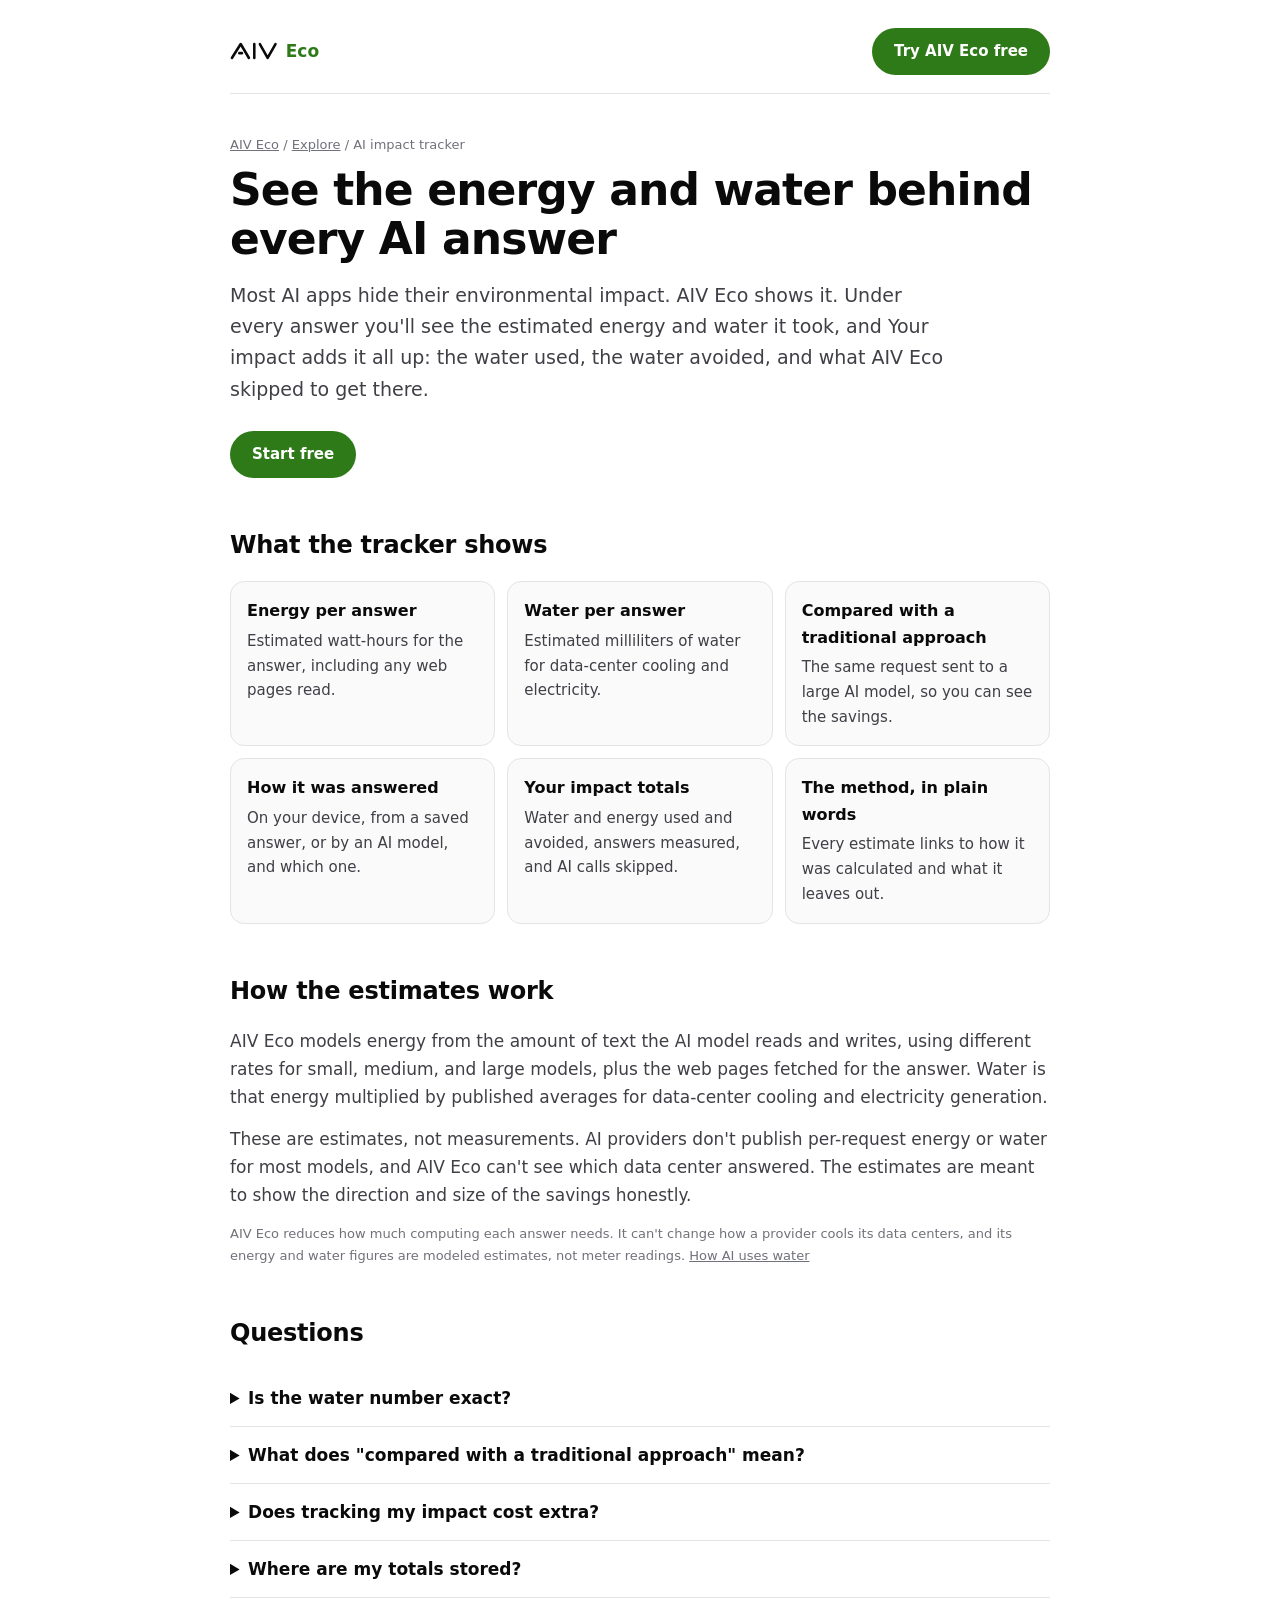
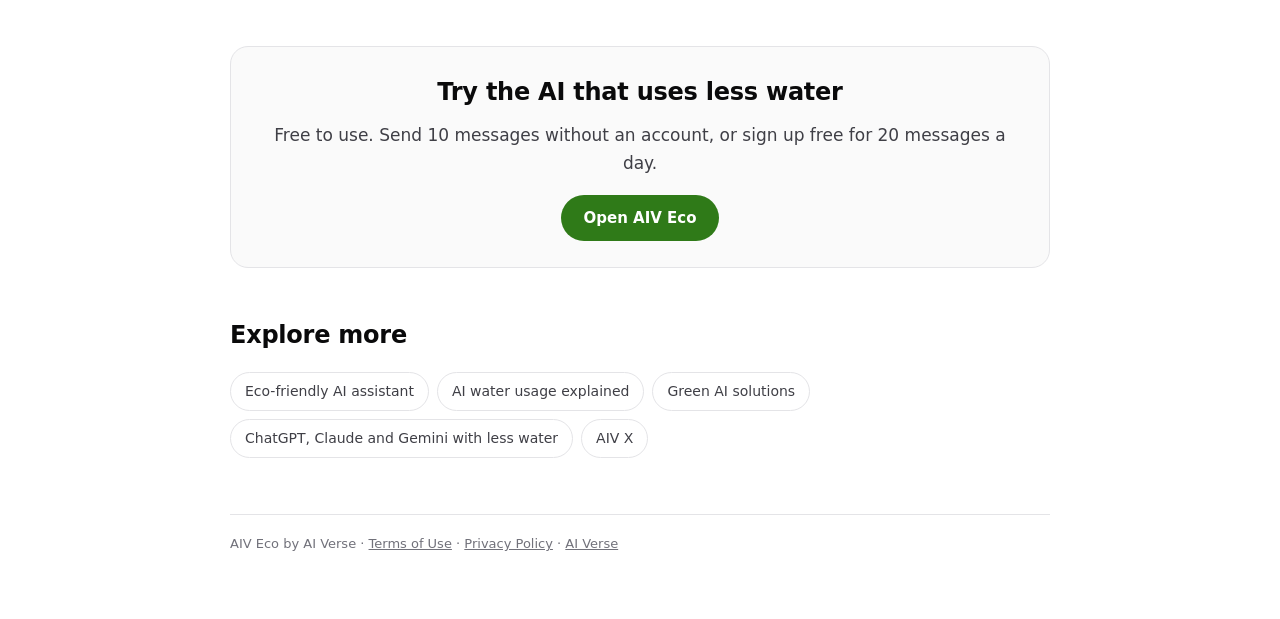
<file: ai-environmental-impact-tracker.html>
<!DOCTYPE html>
<html lang="en">
<head>
<meta charset="UTF-8">
<meta name="viewport" content="width=device-width, initial-scale=1.0">
<title>AI Energy and Water Usage Tracker for Every Answer | AIV Eco</title>
<meta name="description" content="See the environmental impact of your AI use. AIV Eco shows estimated energy and water usage on every answer and tracks how much water and energy you&#x27;ve saved.">
<link rel="canonical" href="https://aiv-eco.com/ai-environmental-impact-tracker.html">
<meta name="robots" content="index, follow, max-image-preview:large">
<meta property="og:type" content="website"><meta property="og:site_name" content="AIV Eco">
<meta property="og:title" content="AI Energy and Water Usage Tracker for Every Answer | AIV Eco"><meta property="og:description" content="See the environmental impact of your AI use. AIV Eco shows estimated energy and water usage on every answer and tracks how much water and energy you&#x27;ve saved.">
<meta property="og:url" content="https://aiv-eco.com/ai-environmental-impact-tracker.html"><meta property="og:image" content="https://aiv-eco.com/og-image.png"><meta property="og:image:alt" content="AIV Eco: the AI that uses less water">
<meta name="twitter:card" content="summary_large_image"><meta name="twitter:title" content="AI Energy and Water Usage Tracker for Every Answer | AIV Eco"><meta name="twitter:description" content="See the environmental impact of your AI use. AIV Eco shows estimated energy and water usage on every answer and tracks how much water and energy you&#x27;ve saved."><meta name="twitter:image" content="https://aiv-eco.com/og-image.png">
<meta name="theme-color" content="#0a6873">
<link rel="icon" href="https://aiv-x.com/favicon.ico" sizes="any"><link rel="icon" href="https://aiv-x.com/icon.svg" type="image/svg+xml"><link rel="apple-touch-icon" href="https://aiv-x.com/apple-touch-icon.png">
<link rel="stylesheet" href="seo.css">
<script type="application/ld+json">{"@context": "https://schema.org", "@graph": [{"@type": "WebPage", "@id": "https://aiv-eco.com/ai-environmental-impact-tracker.html#page", "url": "https://aiv-eco.com/ai-environmental-impact-tracker.html", "name": "AI Energy and Water Usage Tracker for Every Answer | AIV Eco", "description": "See the environmental impact of your AI use. AIV Eco shows estimated energy and water usage on every answer and tracks how much water and energy you've saved.", "inLanguage": "en", "isPartOf": {"@id": "https://aiv-eco.com/#site"}, "about": {"@id": "https://aiv-eco.com/#app"}, "primaryImageOfPage": "https://aiv-eco.com/og-image.png", "dateModified": "2026-11-12"}, {"@type": "BreadcrumbList", "itemListElement": [{"@type": "ListItem", "position": 1, "name": "AIV Eco", "item": "https://aiv-eco.com/"}, {"@type": "ListItem", "position": 2, "name": "Explore", "item": "https://aiv-eco.com/explore.html"}, {"@type": "ListItem", "position": 3, "name": "AI impact tracker", "item": "https://aiv-eco.com/ai-environmental-impact-tracker.html"}]}, {"@type": "FAQPage", "mainEntity": [{"@type": "Question", "name": "Is the water number exact?", "acceptedAnswer": {"@type": "Answer", "text": "No. It's a modeled estimate. Real water usage depends on the provider, the data center, its cooling system, and the local power grid."}}, {"@type": "Question", "name": "What does \"compared with a traditional approach\" mean?", "acceptedAnswer": {"@type": "Answer", "text": "It's the same request sent with the full context to a large AI model. For answers that use the web, it also assumes every page is fully loaded and more text is read."}}, {"@type": "Question", "name": "Does tracking my impact cost extra?", "acceptedAnswer": {"@type": "Answer", "text": "No. The tracker is part of every answer and is free."}}, {"@type": "Question", "name": "Where are my totals stored?", "acceptedAnswer": {"@type": "Answer", "text": "Your impact totals are kept in your browser on this device."}}]}, {"@type": "WebApplication", "@id": "https://aiv-eco.com/#app", "name": "AIV Eco", "url": "https://aiv-eco.com/", "applicationCategory": "ProductivityApplication", "operatingSystem": "Web browser", "isAccessibleForFree": true, "description": "AIV Eco is an eco-friendly AI assistant that uses less water and energy by skipping unnecessary AI work, and shows an estimated energy and water footprint on every answer.", "offers": {"@type": "Offer", "price": "0", "priceCurrency": "USD"}, "publisher": {"@type": "Organization", "name": "AI Verse", "url": "https://aiverse.it.com/"}}]}</script>
</head>
<body>
<div class="wrap">
<header><a class="brand" href="./" aria-label="AIV Eco"><svg viewBox="168 188 1044 394" aria-hidden="true"><g fill="none" stroke="currentColor" stroke-width="56" stroke-linecap="round" stroke-linejoin="round"><path d="M210 538L402 232L582 538"/><path d="M372 432L428 432"/><path d="M700 232V538"/><path d="M822 232L992 536L1164 232"/></g></svg><b>Eco</b></a><a class="cta" href="./">Try AIV Eco free</a></header>
<main>
<div class="crumbs"><a href="./">AIV Eco</a> / <a href="explore.html">Explore</a> / AI impact tracker</div>
<h1>See the energy and water behind every AI answer</h1>
<p class="lead">Most AI apps hide their environmental impact. AIV Eco shows it. Under every answer you&#x27;ll see the estimated energy and water it took, and Your impact adds it all up: the water used, the water avoided, and what AIV Eco skipped to get there.</p>
<a class="cta" href="./">Start free</a>
<h2>What the tracker shows</h2>
<div class="grid"><div class="card"><h3>Energy per answer</h3><p>Estimated watt-hours for the answer, including any web pages read.</p></div><div class="card"><h3>Water per answer</h3><p>Estimated milliliters of water for data-center cooling and electricity.</p></div><div class="card"><h3>Compared with a traditional approach</h3><p>The same request sent to a large AI model, so you can see the savings.</p></div><div class="card"><h3>How it was answered</h3><p>On your device, from a saved answer, or by an AI model, and which one.</p></div><div class="card"><h3>Your impact totals</h3><p>Water and energy used and avoided, answers measured, and AI calls skipped.</p></div><div class="card"><h3>The method, in plain words</h3><p>Every estimate links to how it was calculated and what it leaves out.</p></div></div>
<h2>How the estimates work</h2>
<p>AIV Eco models energy from the amount of text the AI model reads and writes, using different rates for small, medium, and large models, plus the web pages fetched for the answer. Water is that energy multiplied by published averages for data-center cooling and electricity generation.</p><p>These are estimates, not measurements. AI providers don't publish per-request energy or water for most models, and AIV Eco can't see which data center answered. The estimates are meant to show the direction and size of the savings honestly.</p><p class="fine">AIV Eco reduces how much computing each answer needs. It can't change how a provider cools its data centers, and its energy and water figures are modeled estimates, not meter readings. <a href="ai-water-usage.html">How AI uses water</a></p>
<h2>Questions</h2>
<details><summary>Is the water number exact?</summary><p>No. It&#x27;s a modeled estimate. Real water usage depends on the provider, the data center, its cooling system, and the local power grid.</p></details><details><summary>What does &quot;compared with a traditional approach&quot; mean?</summary><p>It&#x27;s the same request sent with the full context to a large AI model. For answers that use the web, it also assumes every page is fully loaded and more text is read.</p></details><details><summary>Does tracking my impact cost extra?</summary><p>No. The tracker is part of every answer and is free.</p></details><details><summary>Where are my totals stored?</summary><p>Your impact totals are kept in your browser on this device.</p></details>
<div class="band"><h2 style="margin:0">Try the AI that uses less water</h2><p>Free to use. Send 10 messages without an account, or sign up free for 20 messages a day.</p><a class="cta" href="./">Open AIV Eco</a></div>
<h2>Explore more</h2>
<nav class="related" aria-label="More about AIV Eco"><a href="eco-friendly-ai.html">Eco-friendly AI assistant</a><a href="ai-water-usage.html">AI water usage explained</a><a href="green-ai-solutions.html">Green AI solutions</a><a href="chatgpt-claude-gemini-with-less-water.html">ChatGPT, Claude and Gemini with less water</a><a href="https://aiv-x.com/">AIV X</a></nav>
</main>
<footer>AIV Eco by AI Verse · <a href="https://aiv-x.com/terms.html">Terms of Use</a> · <a href="https://aiv-x.com/privacy.html">Privacy Policy</a> · <a href="https://aiverse.it.com/">AI Verse</a></footer>
</div>
</body>
</html>
</file>
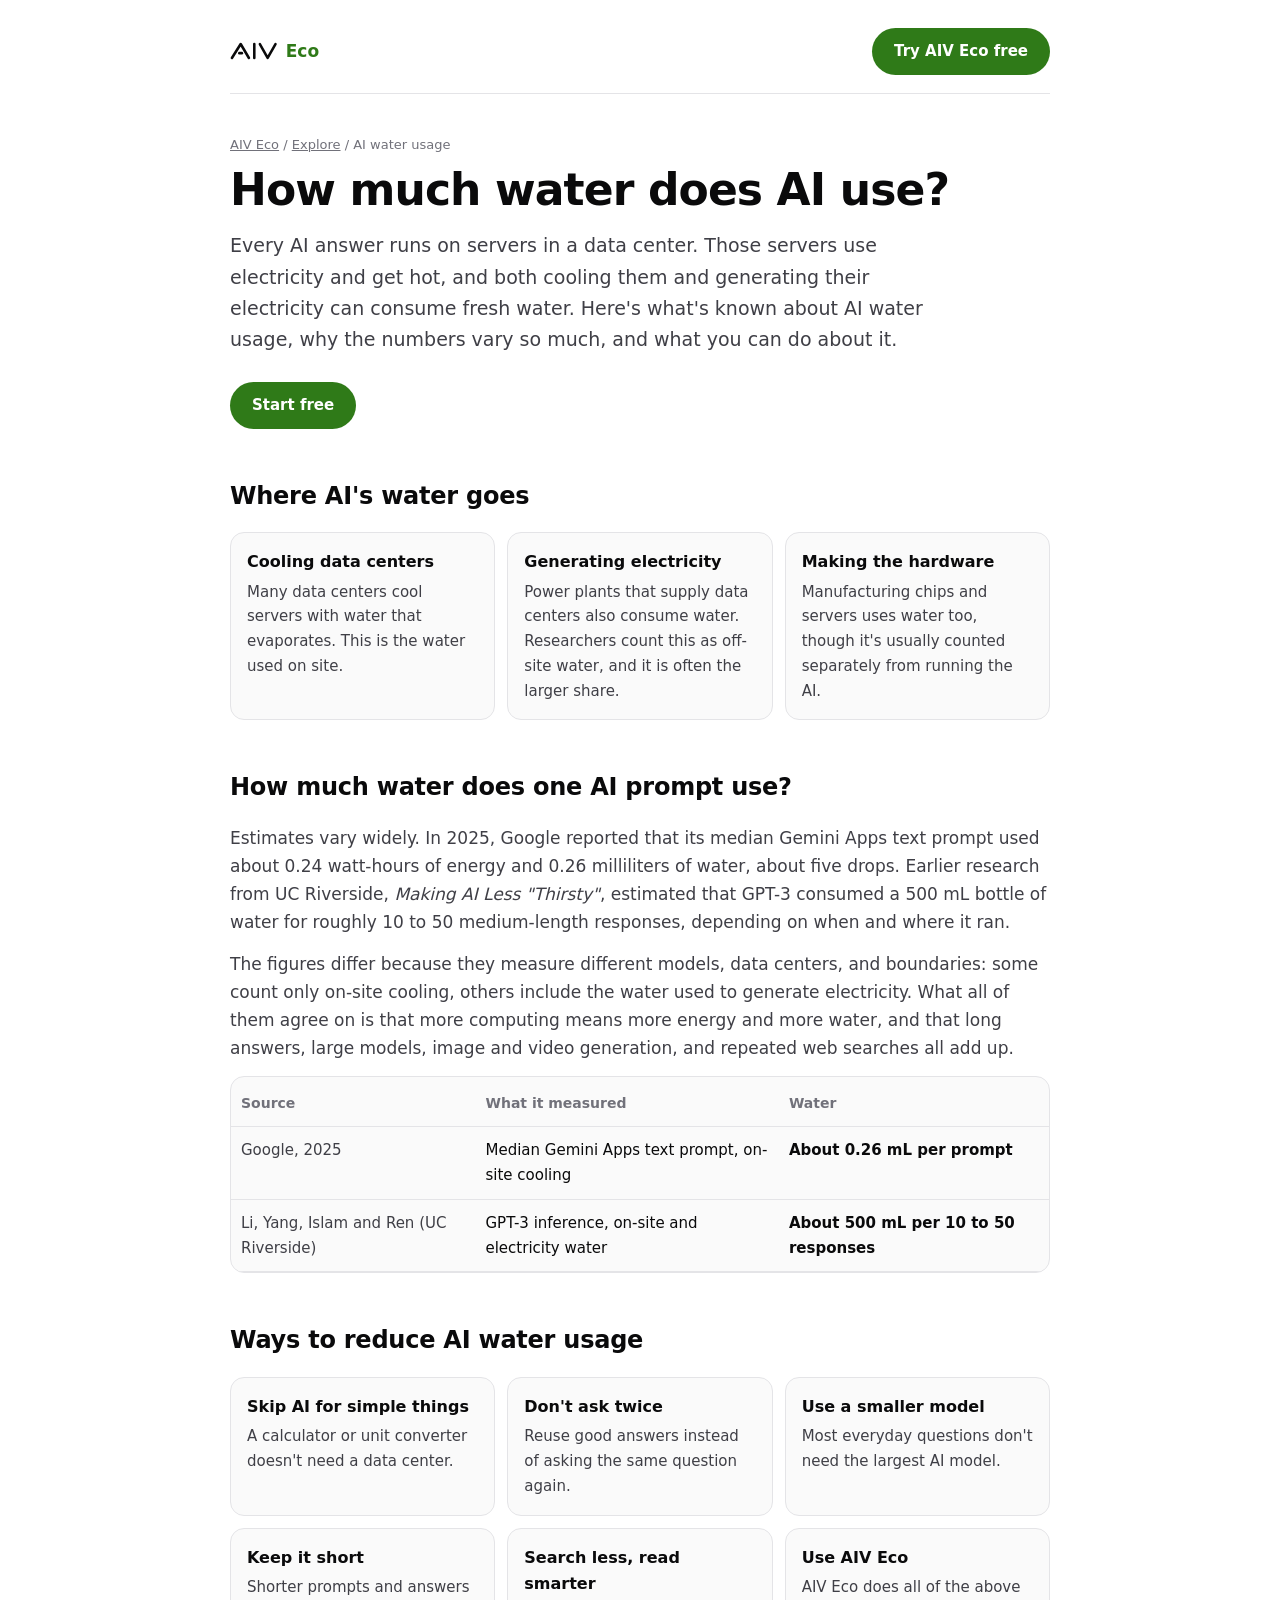
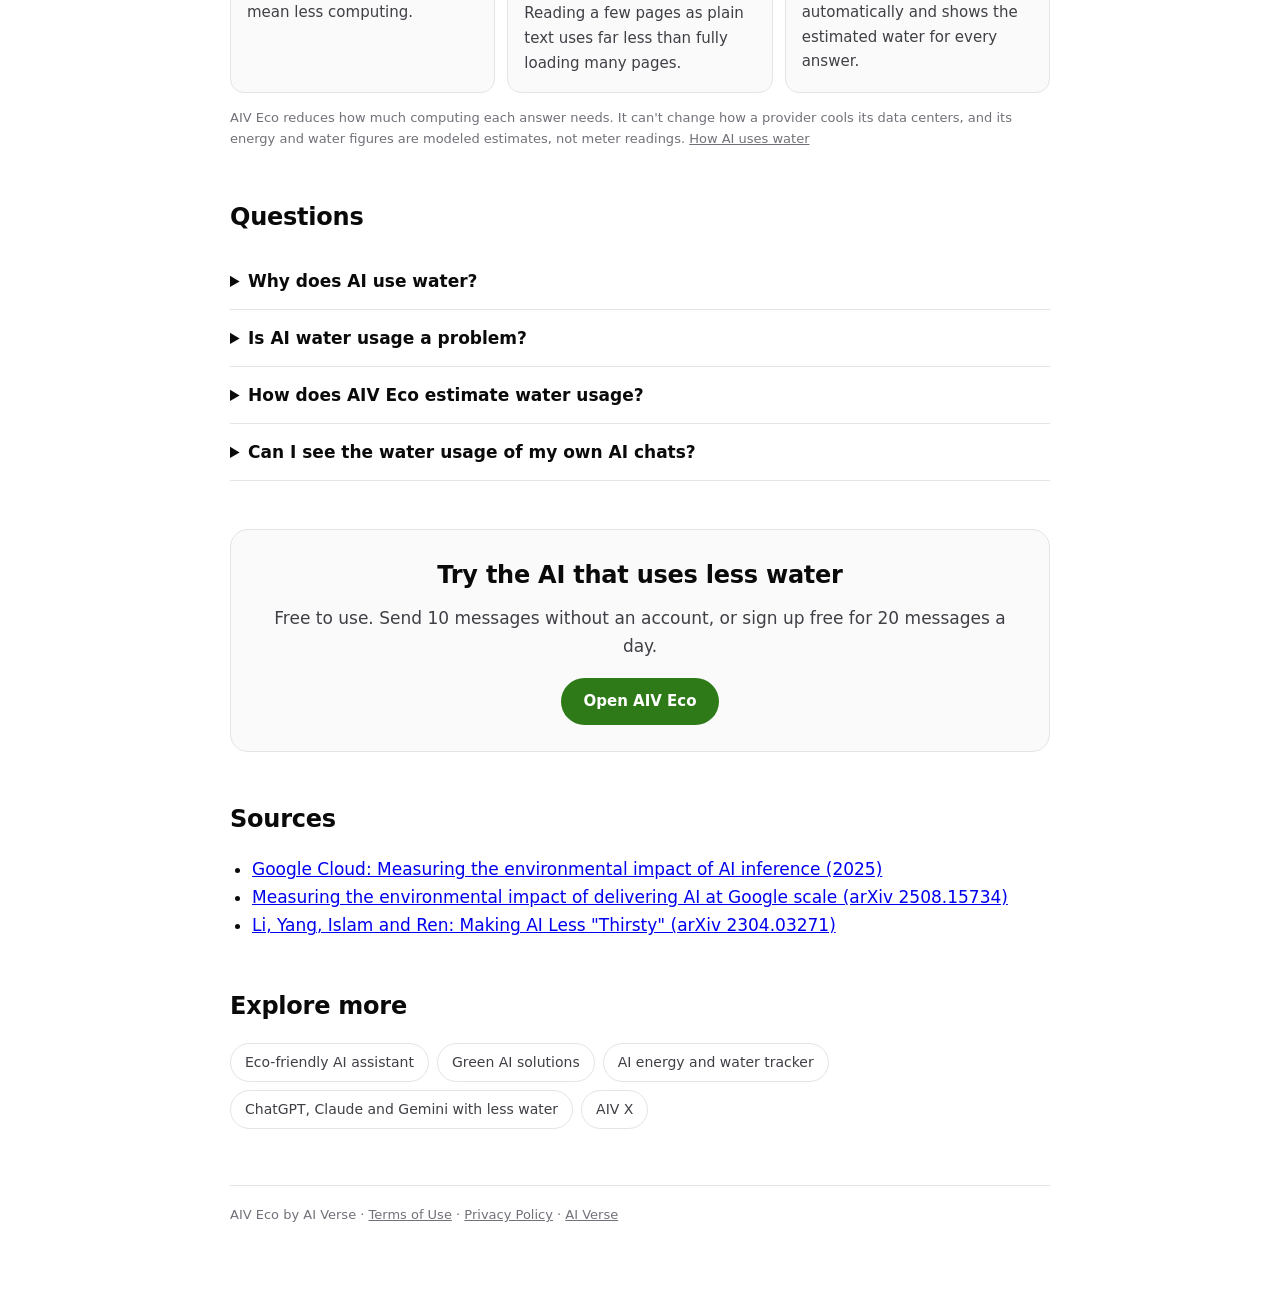
<file: ai-water-usage.html>
<!DOCTYPE html>
<html lang="en">
<head>
<meta charset="UTF-8">
<meta name="viewport" content="width=device-width, initial-scale=1.0">
<title>How Much Water Does AI Use? AI Water Usage Explained | AIV Eco</title>
<meta name="description" content="Why AI uses water, how much a single AI prompt may use, and practical ways to reduce AI&#x27;s water usage, including the eco-friendly AI assistant AIV Eco.">
<link rel="canonical" href="https://aiv-eco.com/ai-water-usage.html">
<meta name="robots" content="index, follow, max-image-preview:large">
<meta property="og:type" content="website"><meta property="og:site_name" content="AIV Eco">
<meta property="og:title" content="How Much Water Does AI Use? AI Water Usage Explained | AIV Eco"><meta property="og:description" content="Why AI uses water, how much a single AI prompt may use, and practical ways to reduce AI&#x27;s water usage, including the eco-friendly AI assistant AIV Eco.">
<meta property="og:url" content="https://aiv-eco.com/ai-water-usage.html"><meta property="og:image" content="https://aiv-eco.com/og-image.png"><meta property="og:image:alt" content="AIV Eco: the AI that uses less water">
<meta name="twitter:card" content="summary_large_image"><meta name="twitter:title" content="How Much Water Does AI Use? AI Water Usage Explained | AIV Eco"><meta name="twitter:description" content="Why AI uses water, how much a single AI prompt may use, and practical ways to reduce AI&#x27;s water usage, including the eco-friendly AI assistant AIV Eco."><meta name="twitter:image" content="https://aiv-eco.com/og-image.png">
<meta name="theme-color" content="#0a6873">
<link rel="icon" href="https://aiv-x.com/favicon.ico" sizes="any"><link rel="icon" href="https://aiv-x.com/icon.svg" type="image/svg+xml"><link rel="apple-touch-icon" href="https://aiv-x.com/apple-touch-icon.png">
<link rel="stylesheet" href="seo.css">
<script type="application/ld+json">{"@context": "https://schema.org", "@graph": [{"@type": "WebPage", "@id": "https://aiv-eco.com/ai-water-usage.html#page", "url": "https://aiv-eco.com/ai-water-usage.html", "name": "How Much Water Does AI Use? AI Water Usage Explained | AIV Eco", "description": "Why AI uses water, how much a single AI prompt may use, and practical ways to reduce AI's water usage, including the eco-friendly AI assistant AIV Eco.", "inLanguage": "en", "isPartOf": {"@id": "https://aiv-eco.com/#site"}, "about": {"@id": "https://aiv-eco.com/#app"}, "primaryImageOfPage": "https://aiv-eco.com/og-image.png", "dateModified": "2026-11-12"}, {"@type": "BreadcrumbList", "itemListElement": [{"@type": "ListItem", "position": 1, "name": "AIV Eco", "item": "https://aiv-eco.com/"}, {"@type": "ListItem", "position": 2, "name": "Explore", "item": "https://aiv-eco.com/explore.html"}, {"@type": "ListItem", "position": 3, "name": "AI water usage", "item": "https://aiv-eco.com/ai-water-usage.html"}]}, {"@type": "FAQPage", "mainEntity": [{"@type": "Question", "name": "Why does AI use water?", "acceptedAnswer": {"@type": "Answer", "text": "AI runs on servers that need electricity and cooling. Data centers often use evaporating water for cooling, and power plants consume water to generate electricity."}}, {"@type": "Question", "name": "Is AI water usage a problem?", "acceptedAnswer": {"@type": "Answer", "text": "One prompt uses a small amount, but billions of prompts add up, and some data centers sit in areas where fresh water is scarce. Researchers have called for more transparency about AI's water footprint."}}, {"@type": "Question", "name": "How does AIV Eco estimate water usage?", "acceptedAnswer": {"@type": "Answer", "text": "AIV Eco models the energy from the amount of text the AI reads and writes and the web pages it fetches, then converts energy to water using published averages for data-center cooling and electricity. The method is shown in the app under Your impact."}}, {"@type": "Question", "name": "Can I see the water usage of my own AI chats?", "acceptedAnswer": {"@type": "Answer", "text": "Yes. In AIV Eco, every answer shows its estimated energy and water usage, and Your impact keeps a running total."}}]}, {"@type": "WebApplication", "@id": "https://aiv-eco.com/#app", "name": "AIV Eco", "url": "https://aiv-eco.com/", "applicationCategory": "ProductivityApplication", "operatingSystem": "Web browser", "isAccessibleForFree": true, "description": "AIV Eco is an eco-friendly AI assistant that uses less water and energy by skipping unnecessary AI work, and shows an estimated energy and water footprint on every answer.", "offers": {"@type": "Offer", "price": "0", "priceCurrency": "USD"}, "publisher": {"@type": "Organization", "name": "AI Verse", "url": "https://aiverse.it.com/"}}]}</script>
</head>
<body>
<div class="wrap">
<header><a class="brand" href="./" aria-label="AIV Eco"><svg viewBox="168 188 1044 394" aria-hidden="true"><g fill="none" stroke="currentColor" stroke-width="56" stroke-linecap="round" stroke-linejoin="round"><path d="M210 538L402 232L582 538"/><path d="M372 432L428 432"/><path d="M700 232V538"/><path d="M822 232L992 536L1164 232"/></g></svg><b>Eco</b></a><a class="cta" href="./">Try AIV Eco free</a></header>
<main>
<div class="crumbs"><a href="./">AIV Eco</a> / <a href="explore.html">Explore</a> / AI water usage</div>
<h1>How much water does AI use?</h1>
<p class="lead">Every AI answer runs on servers in a data center. Those servers use electricity and get hot, and both cooling them and generating their electricity can consume fresh water. Here&#x27;s what&#x27;s known about AI water usage, why the numbers vary so much, and what you can do about it.</p>
<a class="cta" href="./">Start free</a>
<h2>Where AI&#x27;s water goes</h2>
<div class="grid"><div class="card"><h3>Cooling data centers</h3><p>Many data centers cool servers with water that evaporates. This is the water used on site.</p></div><div class="card"><h3>Generating electricity</h3><p>Power plants that supply data centers also consume water. Researchers count this as off-site water, and it is often the larger share.</p></div><div class="card"><h3>Making the hardware</h3><p>Manufacturing chips and servers uses water too, though it's usually counted separately from running the AI.</p></div></div>
<h2>How much water does one AI prompt use?</h2>
<p>Estimates vary widely. In 2025, Google reported that its median Gemini Apps text prompt used about 0.24 watt-hours of energy and 0.26 milliliters of water, about five drops. Earlier research from UC Riverside, <i>Making AI Less "Thirsty"</i>, estimated that GPT-3 consumed a 500 mL bottle of water for roughly 10 to 50 medium-length responses, depending on when and where it ran.</p><p>The figures differ because they measure different models, data centers, and boundaries: some count only on-site cooling, others include the water used to generate electricity. What all of them agree on is that more computing means more energy and more water, and that long answers, large models, image and video generation, and repeated web searches all add up.</p><div class="tw"><table class="cmp"><tr><th>Source</th><th>What it measured</th><th>Water</th></tr><tr><td>Google, 2025</td><td>Median Gemini Apps text prompt, on-site cooling</td><td class="us">About 0.26 mL per prompt</td></tr><tr><td>Li, Yang, Islam and Ren (UC Riverside)</td><td>GPT-3 inference, on-site and electricity water</td><td class="us">About 500 mL per 10 to 50 responses</td></tr></table></div>
<h2>Ways to reduce AI water usage</h2>
<div class="grid"><div class="card"><h3>Skip AI for simple things</h3><p>A calculator or unit converter doesn't need a data center.</p></div><div class="card"><h3>Don&#x27;t ask twice</h3><p>Reuse good answers instead of asking the same question again.</p></div><div class="card"><h3>Use a smaller model</h3><p>Most everyday questions don't need the largest AI model.</p></div><div class="card"><h3>Keep it short</h3><p>Shorter prompts and answers mean less computing.</p></div><div class="card"><h3>Search less, read smarter</h3><p>Reading a few pages as plain text uses far less than fully loading many pages.</p></div><div class="card"><h3>Use AIV Eco</h3><p>AIV Eco does all of the above automatically and shows the estimated water for every answer.</p></div></div><p class="fine">AIV Eco reduces how much computing each answer needs. It can't change how a provider cools its data centers, and its energy and water figures are modeled estimates, not meter readings. <a href="ai-water-usage.html">How AI uses water</a></p>
<h2>Questions</h2>
<details><summary>Why does AI use water?</summary><p>AI runs on servers that need electricity and cooling. Data centers often use evaporating water for cooling, and power plants consume water to generate electricity.</p></details><details><summary>Is AI water usage a problem?</summary><p>One prompt uses a small amount, but billions of prompts add up, and some data centers sit in areas where fresh water is scarce. Researchers have called for more transparency about AI&#x27;s water footprint.</p></details><details><summary>How does AIV Eco estimate water usage?</summary><p>AIV Eco models the energy from the amount of text the AI reads and writes and the web pages it fetches, then converts energy to water using published averages for data-center cooling and electricity. The method is shown in the app under Your impact.</p></details><details><summary>Can I see the water usage of my own AI chats?</summary><p>Yes. In AIV Eco, every answer shows its estimated energy and water usage, and Your impact keeps a running total.</p></details>
<div class="band"><h2 style="margin:0">Try the AI that uses less water</h2><p>Free to use. Send 10 messages without an account, or sign up free for 20 messages a day.</p><a class="cta" href="./">Open AIV Eco</a></div><h2>Sources</h2><ul class="steps" style="padding-left:22px"><li><a href="https://cloud.google.com/blog/products/infrastructure/measuring-the-environmental-impact-of-ai-inference">Google Cloud: Measuring the environmental impact of AI inference (2025)</a></li><li><a href="https://arxiv.org/abs/2508.15734">Measuring the environmental impact of delivering AI at Google scale (arXiv 2508.15734)</a></li><li><a href="https://arxiv.org/abs/2304.03271">Li, Yang, Islam and Ren: Making AI Less "Thirsty" (arXiv 2304.03271)</a></li></ul>
<h2>Explore more</h2>
<nav class="related" aria-label="More about AIV Eco"><a href="eco-friendly-ai.html">Eco-friendly AI assistant</a><a href="green-ai-solutions.html">Green AI solutions</a><a href="ai-environmental-impact-tracker.html">AI energy and water tracker</a><a href="chatgpt-claude-gemini-with-less-water.html">ChatGPT, Claude and Gemini with less water</a><a href="https://aiv-x.com/">AIV X</a></nav>
</main>
<footer>AIV Eco by AI Verse · <a href="https://aiv-x.com/terms.html">Terms of Use</a> · <a href="https://aiv-x.com/privacy.html">Privacy Policy</a> · <a href="https://aiverse.it.com/">AI Verse</a></footer>
</div>
</body>
</html>
</file>
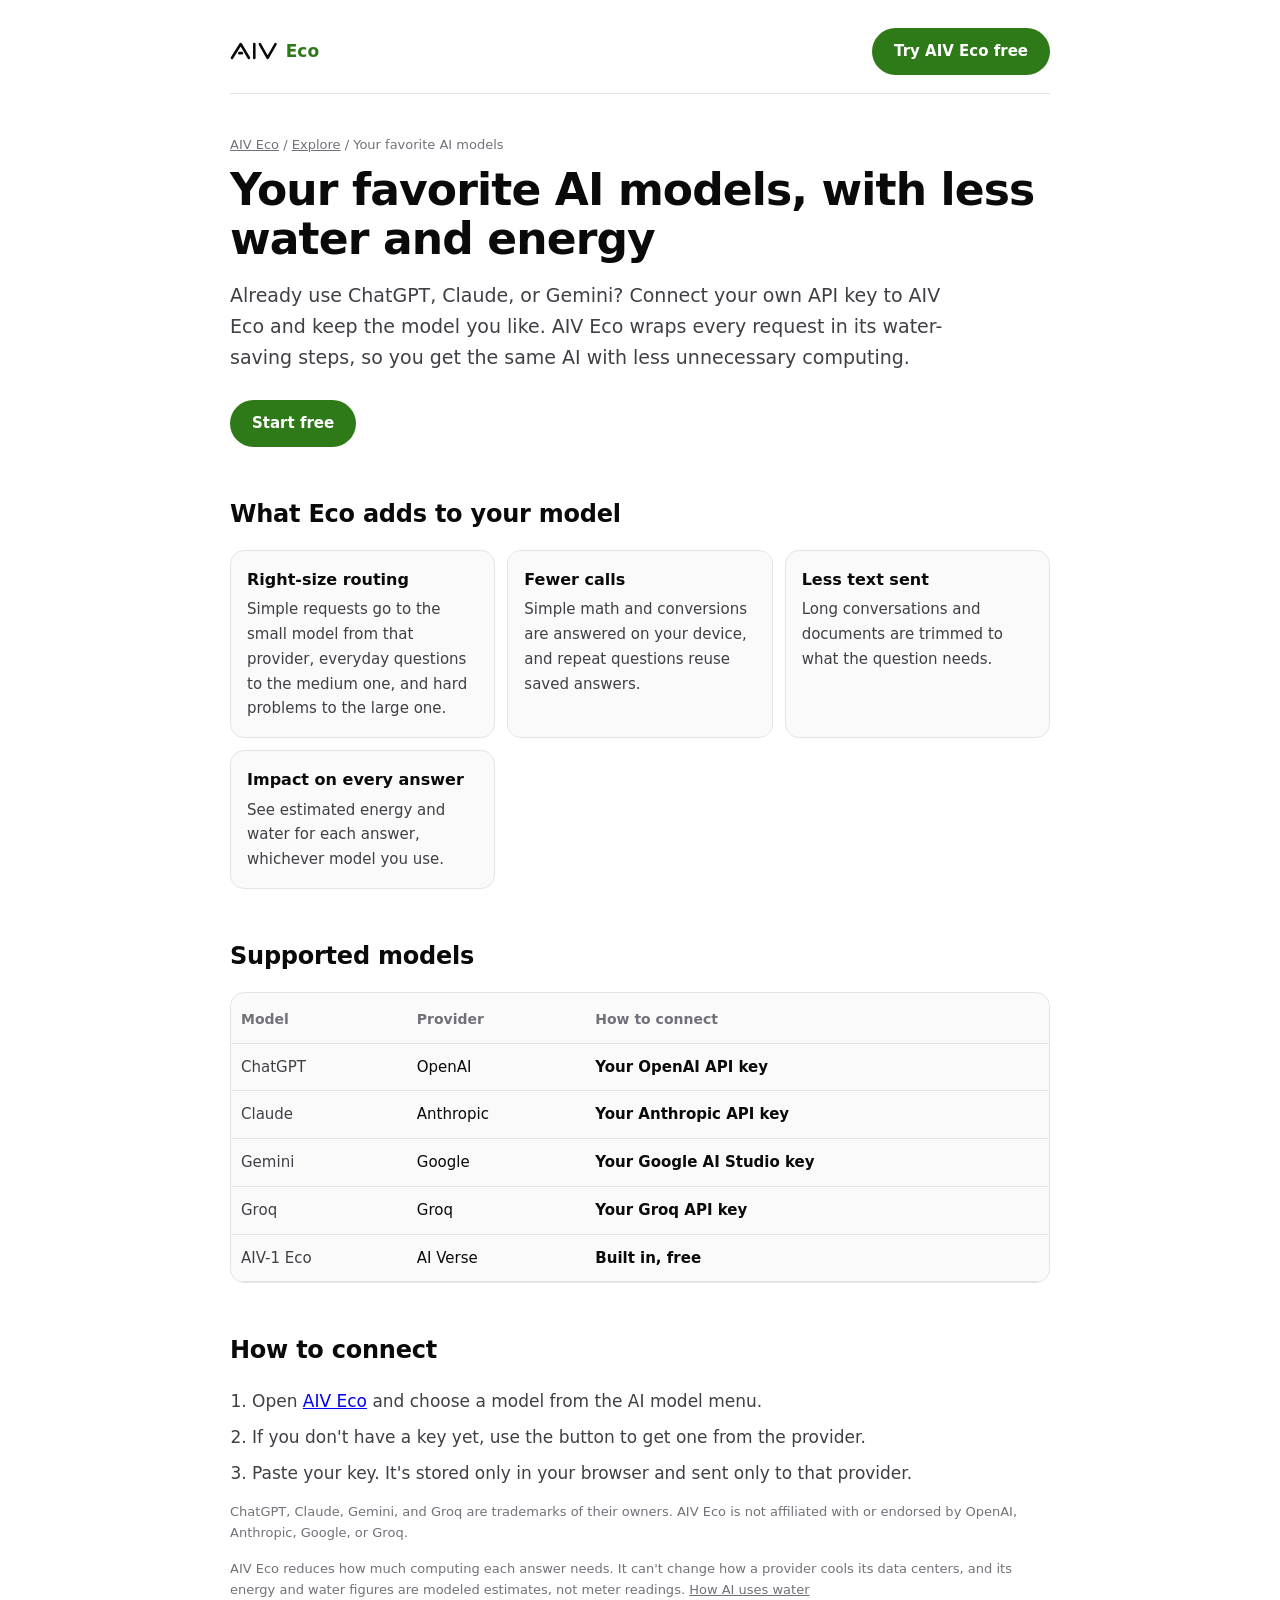
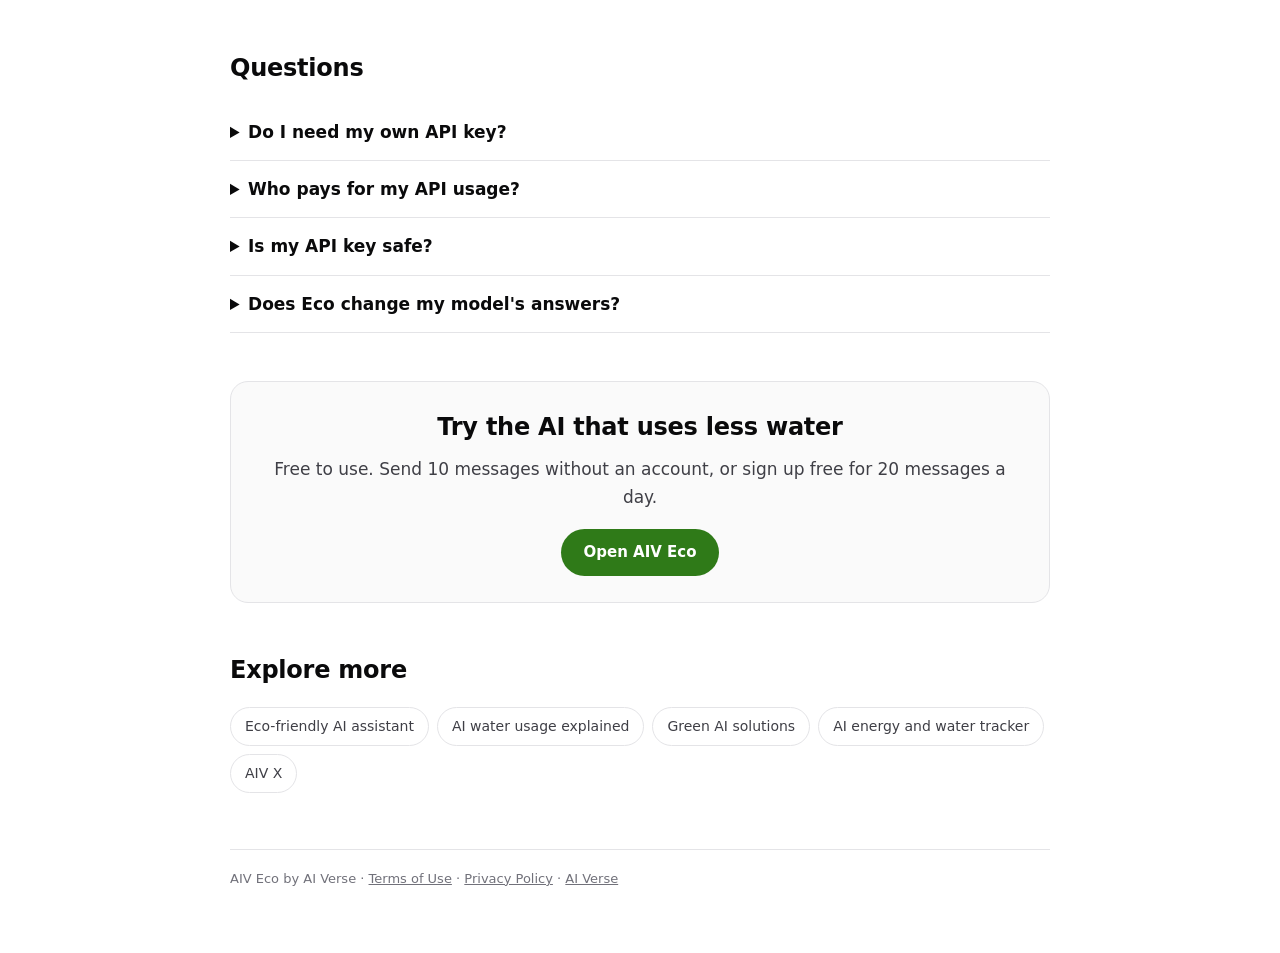
<file: chatgpt-claude-gemini-with-less-water.html>
<!DOCTYPE html>
<html lang="en">
<head>
<meta charset="UTF-8">
<meta name="viewport" content="width=device-width, initial-scale=1.0">
<title>Use ChatGPT, Claude and Gemini With Less Water | AIV Eco</title>
<meta name="description" content="Bring your own ChatGPT, Claude, Gemini, or Groq API key to AIV Eco and use your favorite AI models with less water and energy consumption.">
<link rel="canonical" href="https://aiv-eco.com/chatgpt-claude-gemini-with-less-water.html">
<meta name="robots" content="index, follow, max-image-preview:large">
<meta property="og:type" content="website"><meta property="og:site_name" content="AIV Eco">
<meta property="og:title" content="Use ChatGPT, Claude and Gemini With Less Water | AIV Eco"><meta property="og:description" content="Bring your own ChatGPT, Claude, Gemini, or Groq API key to AIV Eco and use your favorite AI models with less water and energy consumption.">
<meta property="og:url" content="https://aiv-eco.com/chatgpt-claude-gemini-with-less-water.html"><meta property="og:image" content="https://aiv-eco.com/og-image.png"><meta property="og:image:alt" content="AIV Eco: the AI that uses less water">
<meta name="twitter:card" content="summary_large_image"><meta name="twitter:title" content="Use ChatGPT, Claude and Gemini With Less Water | AIV Eco"><meta name="twitter:description" content="Bring your own ChatGPT, Claude, Gemini, or Groq API key to AIV Eco and use your favorite AI models with less water and energy consumption."><meta name="twitter:image" content="https://aiv-eco.com/og-image.png">
<meta name="theme-color" content="#0a6873">
<link rel="icon" href="https://aiv-x.com/favicon.ico" sizes="any"><link rel="icon" href="https://aiv-x.com/icon.svg" type="image/svg+xml"><link rel="apple-touch-icon" href="https://aiv-x.com/apple-touch-icon.png">
<link rel="stylesheet" href="seo.css">
<script type="application/ld+json">{"@context": "https://schema.org", "@graph": [{"@type": "WebPage", "@id": "https://aiv-eco.com/chatgpt-claude-gemini-with-less-water.html#page", "url": "https://aiv-eco.com/chatgpt-claude-gemini-with-less-water.html", "name": "Use ChatGPT, Claude and Gemini With Less Water | AIV Eco", "description": "Bring your own ChatGPT, Claude, Gemini, or Groq API key to AIV Eco and use your favorite AI models with less water and energy consumption.", "inLanguage": "en", "isPartOf": {"@id": "https://aiv-eco.com/#site"}, "about": {"@id": "https://aiv-eco.com/#app"}, "primaryImageOfPage": "https://aiv-eco.com/og-image.png", "dateModified": "2026-11-12"}, {"@type": "BreadcrumbList", "itemListElement": [{"@type": "ListItem", "position": 1, "name": "AIV Eco", "item": "https://aiv-eco.com/"}, {"@type": "ListItem", "position": 2, "name": "Explore", "item": "https://aiv-eco.com/explore.html"}, {"@type": "ListItem", "position": 3, "name": "Your favorite AI models", "item": "https://aiv-eco.com/chatgpt-claude-gemini-with-less-water.html"}]}, {"@type": "FAQPage", "mainEntity": [{"@type": "Question", "name": "Do I need my own API key?", "acceptedAnswer": {"@type": "Answer", "text": "Only for ChatGPT, Claude, Gemini, or Groq. AIV-1 Eco is built in and free to use."}}, {"@type": "Question", "name": "Who pays for my API usage?", "acceptedAnswer": {"@type": "Answer", "text": "Your provider bills your own account for what you use. Chats on your own key don't count toward AIV Eco's free messages."}}, {"@type": "Question", "name": "Is my API key safe?", "acceptedAnswer": {"@type": "Answer", "text": "Your key is stored only in your browser and is sent only to the provider you chose. It doesn't pass through AI Verse."}}, {"@type": "Question", "name": "Does Eco change my model's answers?", "acceptedAnswer": {"@type": "Answer", "text": "Eco picks the model size for each request and keeps answers direct. You can still choose the model and edit which small, medium, and large models it uses."}}]}, {"@type": "WebApplication", "@id": "https://aiv-eco.com/#app", "name": "AIV Eco", "url": "https://aiv-eco.com/", "applicationCategory": "ProductivityApplication", "operatingSystem": "Web browser", "isAccessibleForFree": true, "description": "AIV Eco is an eco-friendly AI assistant that uses less water and energy by skipping unnecessary AI work, and shows an estimated energy and water footprint on every answer.", "offers": {"@type": "Offer", "price": "0", "priceCurrency": "USD"}, "publisher": {"@type": "Organization", "name": "AI Verse", "url": "https://aiverse.it.com/"}}]}</script>
</head>
<body>
<div class="wrap">
<header><a class="brand" href="./" aria-label="AIV Eco"><svg viewBox="168 188 1044 394" aria-hidden="true"><g fill="none" stroke="currentColor" stroke-width="56" stroke-linecap="round" stroke-linejoin="round"><path d="M210 538L402 232L582 538"/><path d="M372 432L428 432"/><path d="M700 232V538"/><path d="M822 232L992 536L1164 232"/></g></svg><b>Eco</b></a><a class="cta" href="./">Try AIV Eco free</a></header>
<main>
<div class="crumbs"><a href="./">AIV Eco</a> / <a href="explore.html">Explore</a> / Your favorite AI models</div>
<h1>Your favorite AI models, with less water and energy</h1>
<p class="lead">Already use ChatGPT, Claude, or Gemini? Connect your own API key to AIV Eco and keep the model you like. AIV Eco wraps every request in its water-saving steps, so you get the same AI with less unnecessary computing.</p>
<a class="cta" href="./">Start free</a>
<h2>What Eco adds to your model</h2>
<div class="grid"><div class="card"><h3>Right-size routing</h3><p>Simple requests go to the small model from that provider, everyday questions to the medium one, and hard problems to the large one.</p></div><div class="card"><h3>Fewer calls</h3><p>Simple math and conversions are answered on your device, and repeat questions reuse saved answers.</p></div><div class="card"><h3>Less text sent</h3><p>Long conversations and documents are trimmed to what the question needs.</p></div><div class="card"><h3>Impact on every answer</h3><p>See estimated energy and water for each answer, whichever model you use.</p></div></div>
<h2>Supported models</h2>
<div class="tw"><table class="cmp"><tr><th>Model</th><th>Provider</th><th>How to connect</th></tr><tr><td>ChatGPT</td><td>OpenAI</td><td class="us">Your OpenAI API key</td></tr><tr><td>Claude</td><td>Anthropic</td><td class="us">Your Anthropic API key</td></tr><tr><td>Gemini</td><td>Google</td><td class="us">Your Google AI Studio key</td></tr><tr><td>Groq</td><td>Groq</td><td class="us">Your Groq API key</td></tr><tr><td>AIV-1 Eco</td><td>AI Verse</td><td class="us">Built in, free</td></tr></table></div>
<h2>How to connect</h2>
<ol class="steps"><li>Open <a href="./">AIV Eco</a> and choose a model from the AI model menu.</li><li>If you don't have a key yet, use the button to get one from the provider.</li><li>Paste your key. It's stored only in your browser and sent only to that provider.</li></ol><p class="fine">ChatGPT, Claude, Gemini, and Groq are trademarks of their owners. AIV Eco is not affiliated with or endorsed by OpenAI, Anthropic, Google, or Groq.</p><p class="fine">AIV Eco reduces how much computing each answer needs. It can't change how a provider cools its data centers, and its energy and water figures are modeled estimates, not meter readings. <a href="ai-water-usage.html">How AI uses water</a></p>
<h2>Questions</h2>
<details><summary>Do I need my own API key?</summary><p>Only for ChatGPT, Claude, Gemini, or Groq. AIV-1 Eco is built in and free to use.</p></details><details><summary>Who pays for my API usage?</summary><p>Your provider bills your own account for what you use. Chats on your own key don&#x27;t count toward AIV Eco&#x27;s free messages.</p></details><details><summary>Is my API key safe?</summary><p>Your key is stored only in your browser and is sent only to the provider you chose. It doesn&#x27;t pass through AI Verse.</p></details><details><summary>Does Eco change my model&#x27;s answers?</summary><p>Eco picks the model size for each request and keeps answers direct. You can still choose the model and edit which small, medium, and large models it uses.</p></details>
<div class="band"><h2 style="margin:0">Try the AI that uses less water</h2><p>Free to use. Send 10 messages without an account, or sign up free for 20 messages a day.</p><a class="cta" href="./">Open AIV Eco</a></div>
<h2>Explore more</h2>
<nav class="related" aria-label="More about AIV Eco"><a href="eco-friendly-ai.html">Eco-friendly AI assistant</a><a href="ai-water-usage.html">AI water usage explained</a><a href="green-ai-solutions.html">Green AI solutions</a><a href="ai-environmental-impact-tracker.html">AI energy and water tracker</a><a href="https://aiv-x.com/">AIV X</a></nav>
</main>
<footer>AIV Eco by AI Verse · <a href="https://aiv-x.com/terms.html">Terms of Use</a> · <a href="https://aiv-x.com/privacy.html">Privacy Policy</a> · <a href="https://aiverse.it.com/">AI Verse</a></footer>
</div>
</body>
</html>
</file>
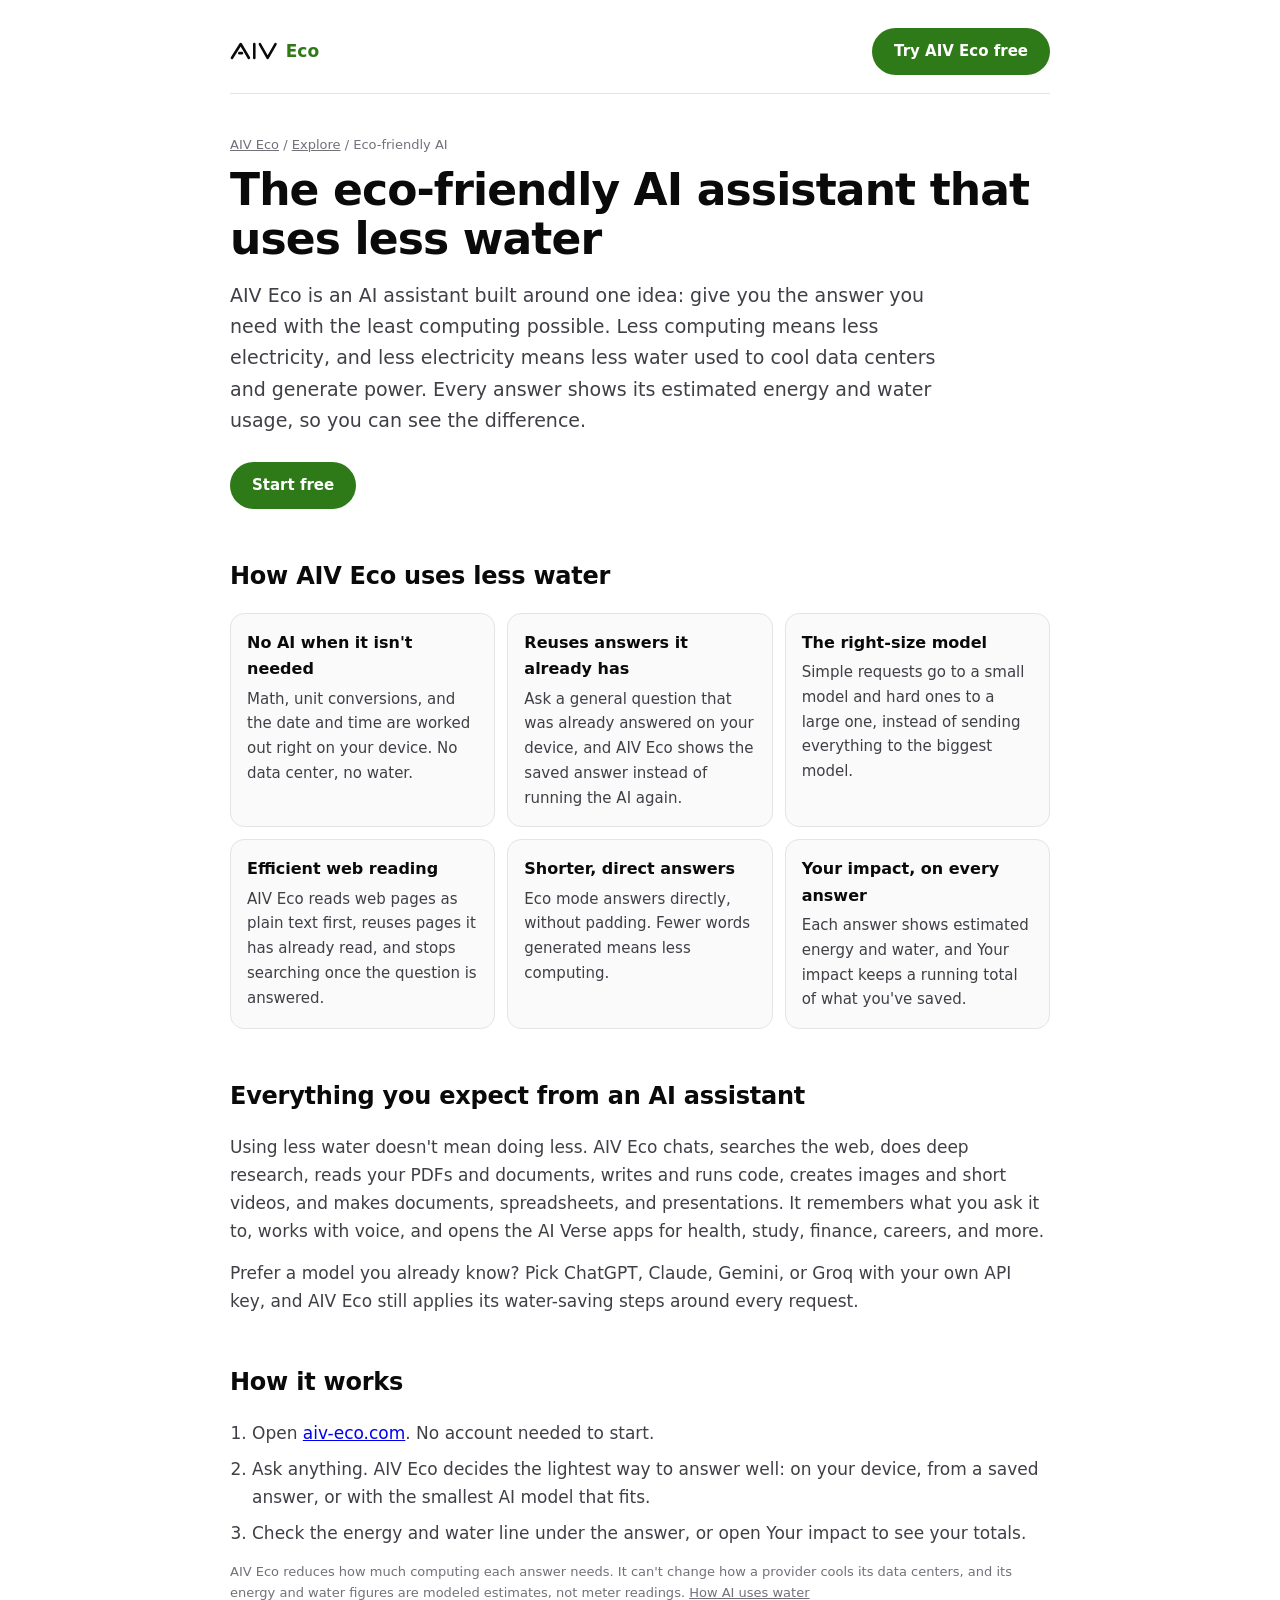
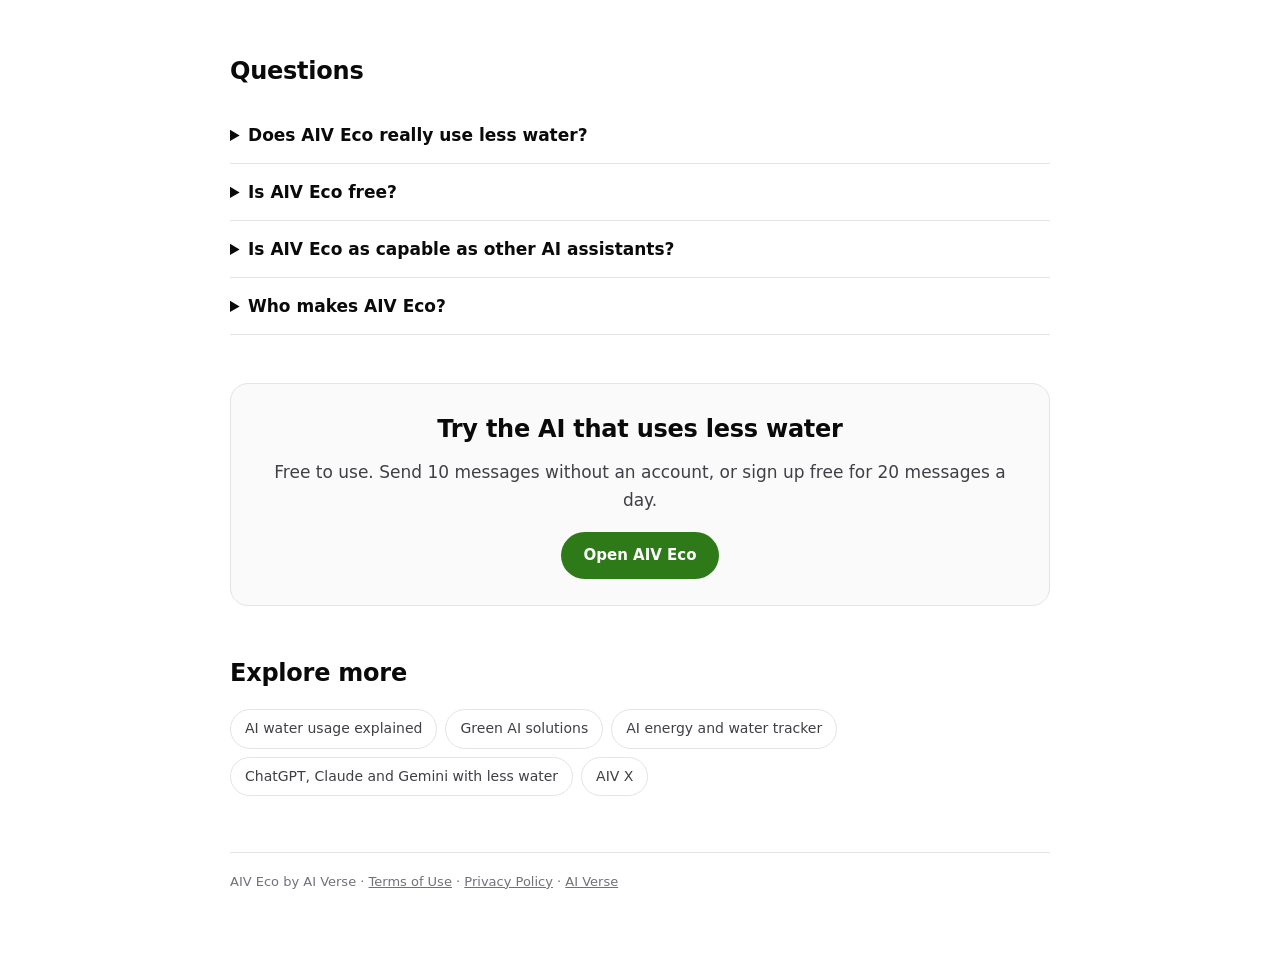
<file: eco-friendly-ai.html>
<!DOCTYPE html>
<html lang="en">
<head>
<meta charset="UTF-8">
<meta name="viewport" content="width=device-width, initial-scale=1.0">
<title>Eco-Friendly AI Assistant That Uses Less Water | AIV Eco</title>
<meta name="description" content="AIV Eco is the eco-friendly AI assistant built to use less water and energy. It skips unnecessary AI work and shows the estimated water usage of every answer. Free.">
<link rel="canonical" href="https://aiv-eco.com/eco-friendly-ai.html">
<meta name="robots" content="index, follow, max-image-preview:large">
<meta property="og:type" content="website"><meta property="og:site_name" content="AIV Eco">
<meta property="og:title" content="Eco-Friendly AI Assistant That Uses Less Water | AIV Eco"><meta property="og:description" content="AIV Eco is the eco-friendly AI assistant built to use less water and energy. It skips unnecessary AI work and shows the estimated water usage of every answer. Free.">
<meta property="og:url" content="https://aiv-eco.com/eco-friendly-ai.html"><meta property="og:image" content="https://aiv-eco.com/og-image.png"><meta property="og:image:alt" content="AIV Eco: the AI that uses less water">
<meta name="twitter:card" content="summary_large_image"><meta name="twitter:title" content="Eco-Friendly AI Assistant That Uses Less Water | AIV Eco"><meta name="twitter:description" content="AIV Eco is the eco-friendly AI assistant built to use less water and energy. It skips unnecessary AI work and shows the estimated water usage of every answer. Free."><meta name="twitter:image" content="https://aiv-eco.com/og-image.png">
<meta name="theme-color" content="#0a6873">
<link rel="icon" href="https://aiv-x.com/favicon.ico" sizes="any"><link rel="icon" href="https://aiv-x.com/icon.svg" type="image/svg+xml"><link rel="apple-touch-icon" href="https://aiv-x.com/apple-touch-icon.png">
<link rel="stylesheet" href="seo.css">
<script type="application/ld+json">{"@context": "https://schema.org", "@graph": [{"@type": "WebPage", "@id": "https://aiv-eco.com/eco-friendly-ai.html#page", "url": "https://aiv-eco.com/eco-friendly-ai.html", "name": "Eco-Friendly AI Assistant That Uses Less Water | AIV Eco", "description": "AIV Eco is the eco-friendly AI assistant built to use less water and energy. It skips unnecessary AI work and shows the estimated water usage of every answer. Free.", "inLanguage": "en", "isPartOf": {"@id": "https://aiv-eco.com/#site"}, "about": {"@id": "https://aiv-eco.com/#app"}, "primaryImageOfPage": "https://aiv-eco.com/og-image.png", "dateModified": "2026-11-12"}, {"@type": "BreadcrumbList", "itemListElement": [{"@type": "ListItem", "position": 1, "name": "AIV Eco", "item": "https://aiv-eco.com/"}, {"@type": "ListItem", "position": 2, "name": "Explore", "item": "https://aiv-eco.com/explore.html"}, {"@type": "ListItem", "position": 3, "name": "Eco-friendly AI", "item": "https://aiv-eco.com/eco-friendly-ai.html"}]}, {"@type": "FAQPage", "mainEntity": [{"@type": "Question", "name": "Does AIV Eco really use less water?", "acceptedAnswer": {"@type": "Answer", "text": "AIV Eco uses less computing for the same task by skipping work an answer doesn't need, and computing is what drives AI's energy and water usage. Its per-answer figures are estimates based on that computing."}}, {"@type": "Question", "name": "Is AIV Eco free?", "acceptedAnswer": {"@type": "Answer", "text": "Yes. You can send 10 messages without an account, and a free account includes 20 messages a day. Chats that use your own ChatGPT, Claude, Gemini, or Groq key don't count toward the free messages."}}, {"@type": "Question", "name": "Is AIV Eco as capable as other AI assistants?", "acceptedAnswer": {"@type": "Answer", "text": "It has the features of AIV X, AI Verse's full AI assistant, including web search, deep research, file reading, images, video, documents, voice, and memory. Eco mode keeps answers direct."}}, {"@type": "Question", "name": "Who makes AIV Eco?", "acceptedAnswer": {"@type": "Answer", "text": "AIV Eco is made by AI Verse, a California AI company that builds AI apps for everyday tasks."}}]}, {"@type": "WebApplication", "@id": "https://aiv-eco.com/#app", "name": "AIV Eco", "url": "https://aiv-eco.com/", "applicationCategory": "ProductivityApplication", "operatingSystem": "Web browser", "isAccessibleForFree": true, "description": "AIV Eco is an eco-friendly AI assistant that uses less water and energy by skipping unnecessary AI work, and shows an estimated energy and water footprint on every answer.", "offers": {"@type": "Offer", "price": "0", "priceCurrency": "USD"}, "publisher": {"@type": "Organization", "name": "AI Verse", "url": "https://aiverse.it.com/"}}]}</script>
</head>
<body>
<div class="wrap">
<header><a class="brand" href="./" aria-label="AIV Eco"><svg viewBox="168 188 1044 394" aria-hidden="true"><g fill="none" stroke="currentColor" stroke-width="56" stroke-linecap="round" stroke-linejoin="round"><path d="M210 538L402 232L582 538"/><path d="M372 432L428 432"/><path d="M700 232V538"/><path d="M822 232L992 536L1164 232"/></g></svg><b>Eco</b></a><a class="cta" href="./">Try AIV Eco free</a></header>
<main>
<div class="crumbs"><a href="./">AIV Eco</a> / <a href="explore.html">Explore</a> / Eco-friendly AI</div>
<h1>The eco-friendly AI assistant that uses less water</h1>
<p class="lead">AIV Eco is an AI assistant built around one idea: give you the answer you need with the least computing possible. Less computing means less electricity, and less electricity means less water used to cool data centers and generate power. Every answer shows its estimated energy and water usage, so you can see the difference.</p>
<a class="cta" href="./">Start free</a>
<h2>How AIV Eco uses less water</h2>
<div class="grid"><div class="card"><h3>No AI when it isn&#x27;t needed</h3><p>Math, unit conversions, and the date and time are worked out right on your device. No data center, no water.</p></div><div class="card"><h3>Reuses answers it already has</h3><p>Ask a general question that was already answered on your device, and AIV Eco shows the saved answer instead of running the AI again.</p></div><div class="card"><h3>The right-size model</h3><p>Simple requests go to a small model and hard ones to a large one, instead of sending everything to the biggest model.</p></div><div class="card"><h3>Efficient web reading</h3><p>AIV Eco reads web pages as plain text first, reuses pages it has already read, and stops searching once the question is answered.</p></div><div class="card"><h3>Shorter, direct answers</h3><p>Eco mode answers directly, without padding. Fewer words generated means less computing.</p></div><div class="card"><h3>Your impact, on every answer</h3><p>Each answer shows estimated energy and water, and Your impact keeps a running total of what you've saved.</p></div></div>
<h2>Everything you expect from an AI assistant</h2>
<p>Using less water doesn't mean doing less. AIV Eco chats, searches the web, does deep research, reads your PDFs and documents, writes and runs code, creates images and short videos, and makes documents, spreadsheets, and presentations. It remembers what you ask it to, works with voice, and opens the AI Verse apps for health, study, finance, careers, and more.</p><p>Prefer a model you already know? Pick ChatGPT, Claude, Gemini, or Groq with your own API key, and AIV Eco still applies its water-saving steps around every request.</p>
<h2>How it works</h2>
<ol class="steps"><li>Open <a href="./">aiv-eco.com</a>. No account needed to start.</li><li>Ask anything. AIV Eco decides the lightest way to answer well: on your device, from a saved answer, or with the smallest AI model that fits.</li><li>Check the energy and water line under the answer, or open Your impact to see your totals.</li></ol><p class="fine">AIV Eco reduces how much computing each answer needs. It can't change how a provider cools its data centers, and its energy and water figures are modeled estimates, not meter readings. <a href="ai-water-usage.html">How AI uses water</a></p>
<h2>Questions</h2>
<details><summary>Does AIV Eco really use less water?</summary><p>AIV Eco uses less computing for the same task by skipping work an answer doesn&#x27;t need, and computing is what drives AI&#x27;s energy and water usage. Its per-answer figures are estimates based on that computing.</p></details><details><summary>Is AIV Eco free?</summary><p>Yes. You can send 10 messages without an account, and a free account includes 20 messages a day. Chats that use your own ChatGPT, Claude, Gemini, or Groq key don&#x27;t count toward the free messages.</p></details><details><summary>Is AIV Eco as capable as other AI assistants?</summary><p>It has the features of AIV X, AI Verse&#x27;s full AI assistant, including web search, deep research, file reading, images, video, documents, voice, and memory. Eco mode keeps answers direct.</p></details><details><summary>Who makes AIV Eco?</summary><p>AIV Eco is made by AI Verse, a California AI company that builds AI apps for everyday tasks.</p></details>
<div class="band"><h2 style="margin:0">Try the AI that uses less water</h2><p>Free to use. Send 10 messages without an account, or sign up free for 20 messages a day.</p><a class="cta" href="./">Open AIV Eco</a></div>
<h2>Explore more</h2>
<nav class="related" aria-label="More about AIV Eco"><a href="ai-water-usage.html">AI water usage explained</a><a href="green-ai-solutions.html">Green AI solutions</a><a href="ai-environmental-impact-tracker.html">AI energy and water tracker</a><a href="chatgpt-claude-gemini-with-less-water.html">ChatGPT, Claude and Gemini with less water</a><a href="https://aiv-x.com/">AIV X</a></nav>
</main>
<footer>AIV Eco by AI Verse · <a href="https://aiv-x.com/terms.html">Terms of Use</a> · <a href="https://aiv-x.com/privacy.html">Privacy Policy</a> · <a href="https://aiverse.it.com/">AI Verse</a></footer>
</div>
</body>
</html>
</file>
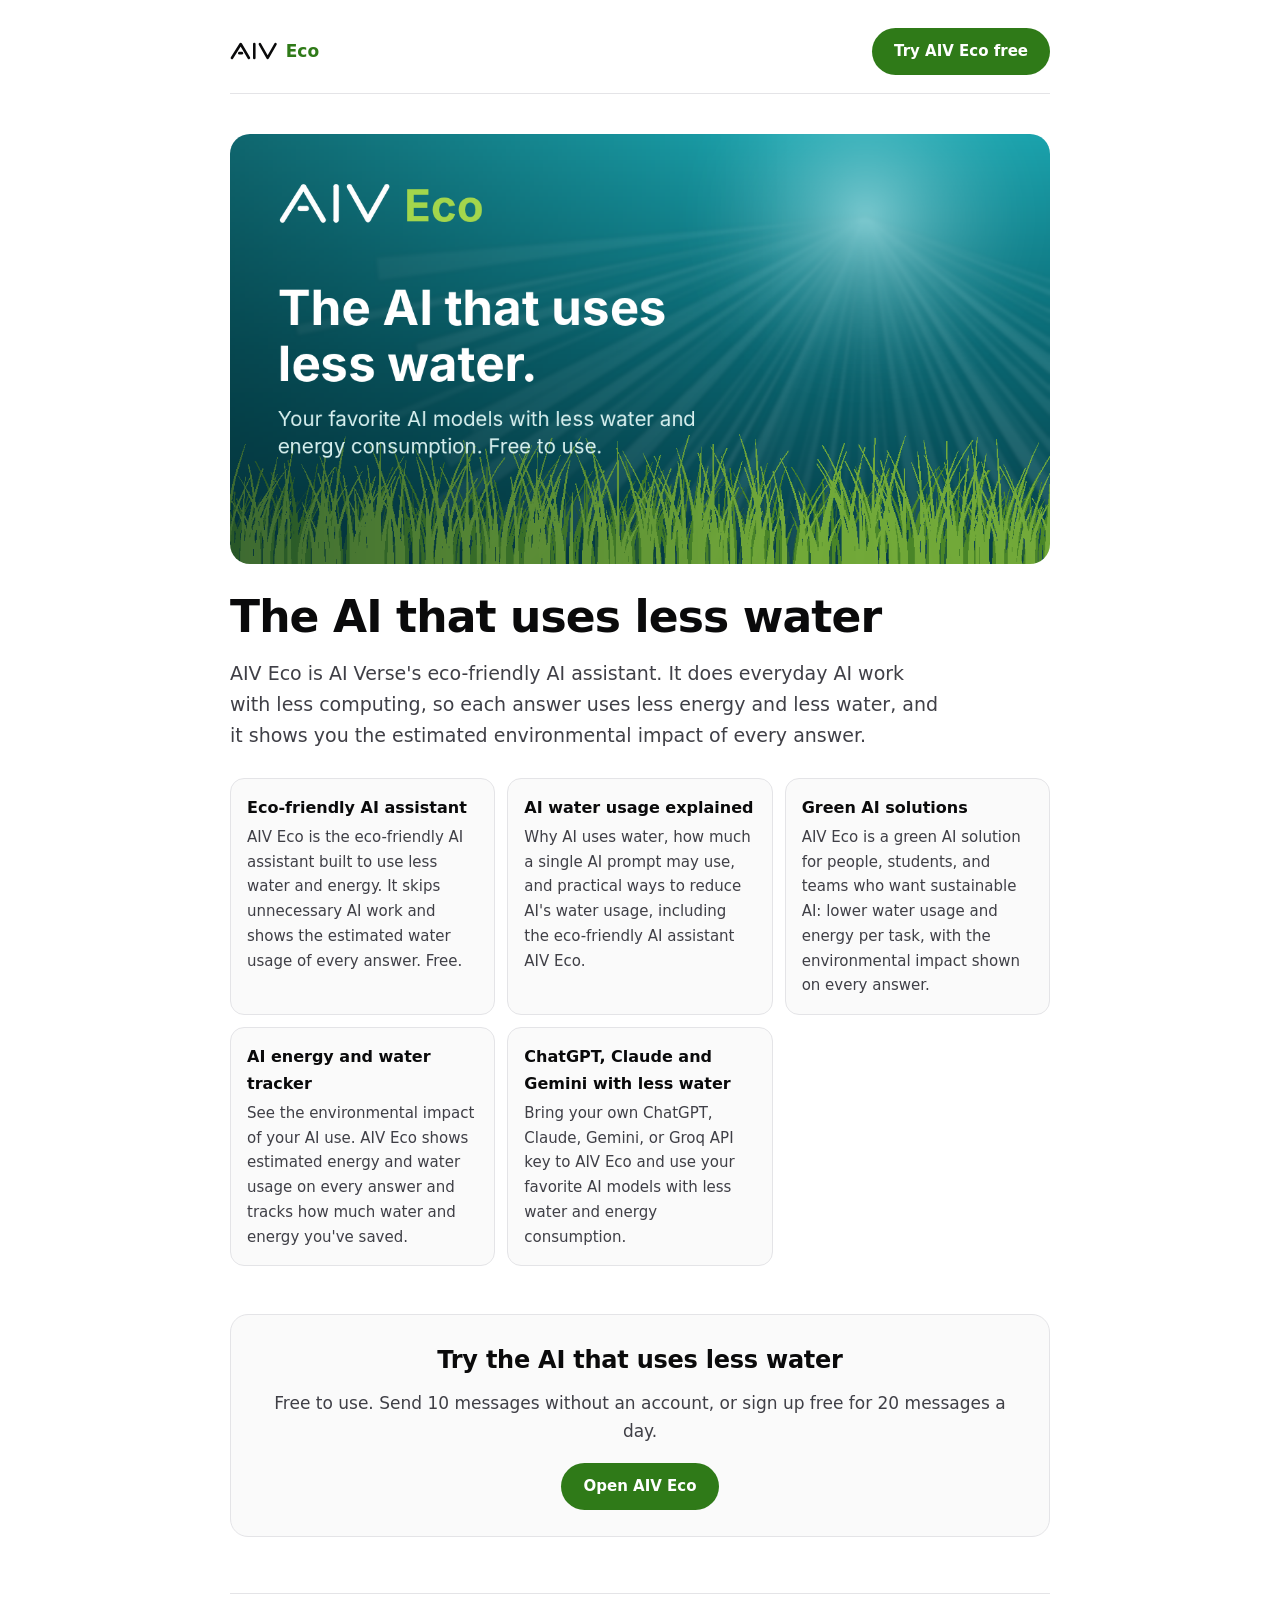
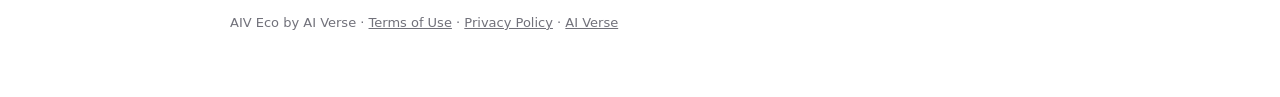
<file: explore.html>
<!DOCTYPE html>
<html lang="en">
<head>
<meta charset="UTF-8">
<meta name="viewport" content="width=device-width, initial-scale=1.0">
<title>Explore AIV Eco: The Eco-Friendly AI That Uses Less Water</title>
<meta name="description" content="AIV Eco is the AI that uses less water and is better for the environment. Learn how it saves water and energy, how AI water usage works, and green AI solutions.">
<link rel="canonical" href="https://aiv-eco.com/explore.html">
<meta name="robots" content="index, follow, max-image-preview:large">
<meta property="og:type" content="website"><meta property="og:site_name" content="AIV Eco">
<meta property="og:title" content="Explore AIV Eco: The Eco-Friendly AI That Uses Less Water"><meta property="og:description" content="AIV Eco is the AI that uses less water and is better for the environment. Learn how it saves water and energy, how AI water usage works, and green AI solutions.">
<meta property="og:url" content="https://aiv-eco.com/explore.html"><meta property="og:image" content="https://aiv-eco.com/og-image.png"><meta property="og:image:alt" content="AIV Eco: the AI that uses less water">
<meta name="twitter:card" content="summary_large_image"><meta name="twitter:title" content="Explore AIV Eco: The Eco-Friendly AI That Uses Less Water"><meta name="twitter:description" content="AIV Eco is the AI that uses less water and is better for the environment. Learn how it saves water and energy, how AI water usage works, and green AI solutions."><meta name="twitter:image" content="https://aiv-eco.com/og-image.png">
<meta name="theme-color" content="#0a6873">
<link rel="icon" href="https://aiv-x.com/favicon.ico" sizes="any"><link rel="icon" href="https://aiv-x.com/icon.svg" type="image/svg+xml"><link rel="apple-touch-icon" href="https://aiv-x.com/apple-touch-icon.png">
<link rel="stylesheet" href="seo.css">
<script type="application/ld+json">{"@context": "https://schema.org", "@graph": [{"@type": "CollectionPage", "@id": "https://aiv-eco.com/explore.html", "url": "https://aiv-eco.com/explore.html", "name": "Explore AIV Eco", "description": "AIV Eco, the eco-friendly AI that uses less water: how it saves water and energy, AI water usage explained, and green AI solutions.", "isPartOf": {"@id": "https://aiv-eco.com/#site"}}, {"@type": "ItemList", "itemListElement": [{"@type": "ListItem", "position": 1, "url": "https://aiv-eco.com/eco-friendly-ai.html", "name": "Eco-friendly AI assistant"}, {"@type": "ListItem", "position": 2, "url": "https://aiv-eco.com/ai-water-usage.html", "name": "AI water usage explained"}, {"@type": "ListItem", "position": 3, "url": "https://aiv-eco.com/green-ai-solutions.html", "name": "Green AI solutions"}, {"@type": "ListItem", "position": 4, "url": "https://aiv-eco.com/ai-environmental-impact-tracker.html", "name": "AI energy and water tracker"}, {"@type": "ListItem", "position": 5, "url": "https://aiv-eco.com/chatgpt-claude-gemini-with-less-water.html", "name": "ChatGPT, Claude and Gemini with less water"}]}, {"@type": "WebSite", "@id": "https://aiv-eco.com/#site", "url": "https://aiv-eco.com/", "name": "AIV Eco", "publisher": {"@type": "Organization", "name": "AI Verse", "url": "https://aiverse.it.com/"}}, {"@type": "WebApplication", "@id": "https://aiv-eco.com/#app", "name": "AIV Eco", "url": "https://aiv-eco.com/", "applicationCategory": "ProductivityApplication", "operatingSystem": "Web browser", "isAccessibleForFree": true, "description": "AIV Eco is an eco-friendly AI assistant that uses less water and energy by skipping unnecessary AI work, and shows an estimated energy and water footprint on every answer.", "offers": {"@type": "Offer", "price": "0", "priceCurrency": "USD"}, "publisher": {"@type": "Organization", "name": "AI Verse", "url": "https://aiverse.it.com/"}}]}</script>
</head>
<body>
<div class="wrap">
<header><a class="brand" href="./" aria-label="AIV Eco"><svg viewBox="168 188 1044 394" aria-hidden="true"><g fill="none" stroke="currentColor" stroke-width="56" stroke-linecap="round" stroke-linejoin="round"><path d="M210 538L402 232L582 538"/><path d="M372 432L428 432"/><path d="M700 232V538"/><path d="M822 232L992 536L1164 232"/></g></svg><b>Eco</b></a><a class="cta" href="./">Try AIV Eco free</a></header>
<main>
<div class="hero"><img src="og-image.png" alt="AIV Eco: the AI that uses less water" width="1200" height="630"></div>
<h1>The AI that uses less water</h1>
<p class="lead">AIV Eco is AI Verse's eco-friendly AI assistant. It does everyday AI work with less computing, so each answer uses less energy and less water, and it shows you the estimated environmental impact of every answer.</p>
<div class="grid"><a class="card" style="text-decoration:none;color:inherit" href="eco-friendly-ai.html"><h3>Eco-friendly AI assistant</h3><p>AIV Eco is the eco-friendly AI assistant built to use less water and energy. It skips unnecessary AI work and shows the estimated water usage of every answer. Free.</p></a><a class="card" style="text-decoration:none;color:inherit" href="ai-water-usage.html"><h3>AI water usage explained</h3><p>Why AI uses water, how much a single AI prompt may use, and practical ways to reduce AI&#x27;s water usage, including the eco-friendly AI assistant AIV Eco.</p></a><a class="card" style="text-decoration:none;color:inherit" href="green-ai-solutions.html"><h3>Green AI solutions</h3><p>AIV Eco is a green AI solution for people, students, and teams who want sustainable AI: lower water usage and energy per task, with the environmental impact shown on every answer.</p></a><a class="card" style="text-decoration:none;color:inherit" href="ai-environmental-impact-tracker.html"><h3>AI energy and water tracker</h3><p>See the environmental impact of your AI use. AIV Eco shows estimated energy and water usage on every answer and tracks how much water and energy you&#x27;ve saved.</p></a><a class="card" style="text-decoration:none;color:inherit" href="chatgpt-claude-gemini-with-less-water.html"><h3>ChatGPT, Claude and Gemini with less water</h3><p>Bring your own ChatGPT, Claude, Gemini, or Groq API key to AIV Eco and use your favorite AI models with less water and energy consumption.</p></a></div>
<div class="band"><h2 style="margin:0">Try the AI that uses less water</h2><p>Free to use. Send 10 messages without an account, or sign up free for 20 messages a day.</p><a class="cta" href="./">Open AIV Eco</a></div>
</main>
<footer>AIV Eco by AI Verse · <a href="https://aiv-x.com/terms.html">Terms of Use</a> · <a href="https://aiv-x.com/privacy.html">Privacy Policy</a> · <a href="https://aiverse.it.com/">AI Verse</a></footer>
</div>
</body>
</html>
</file>
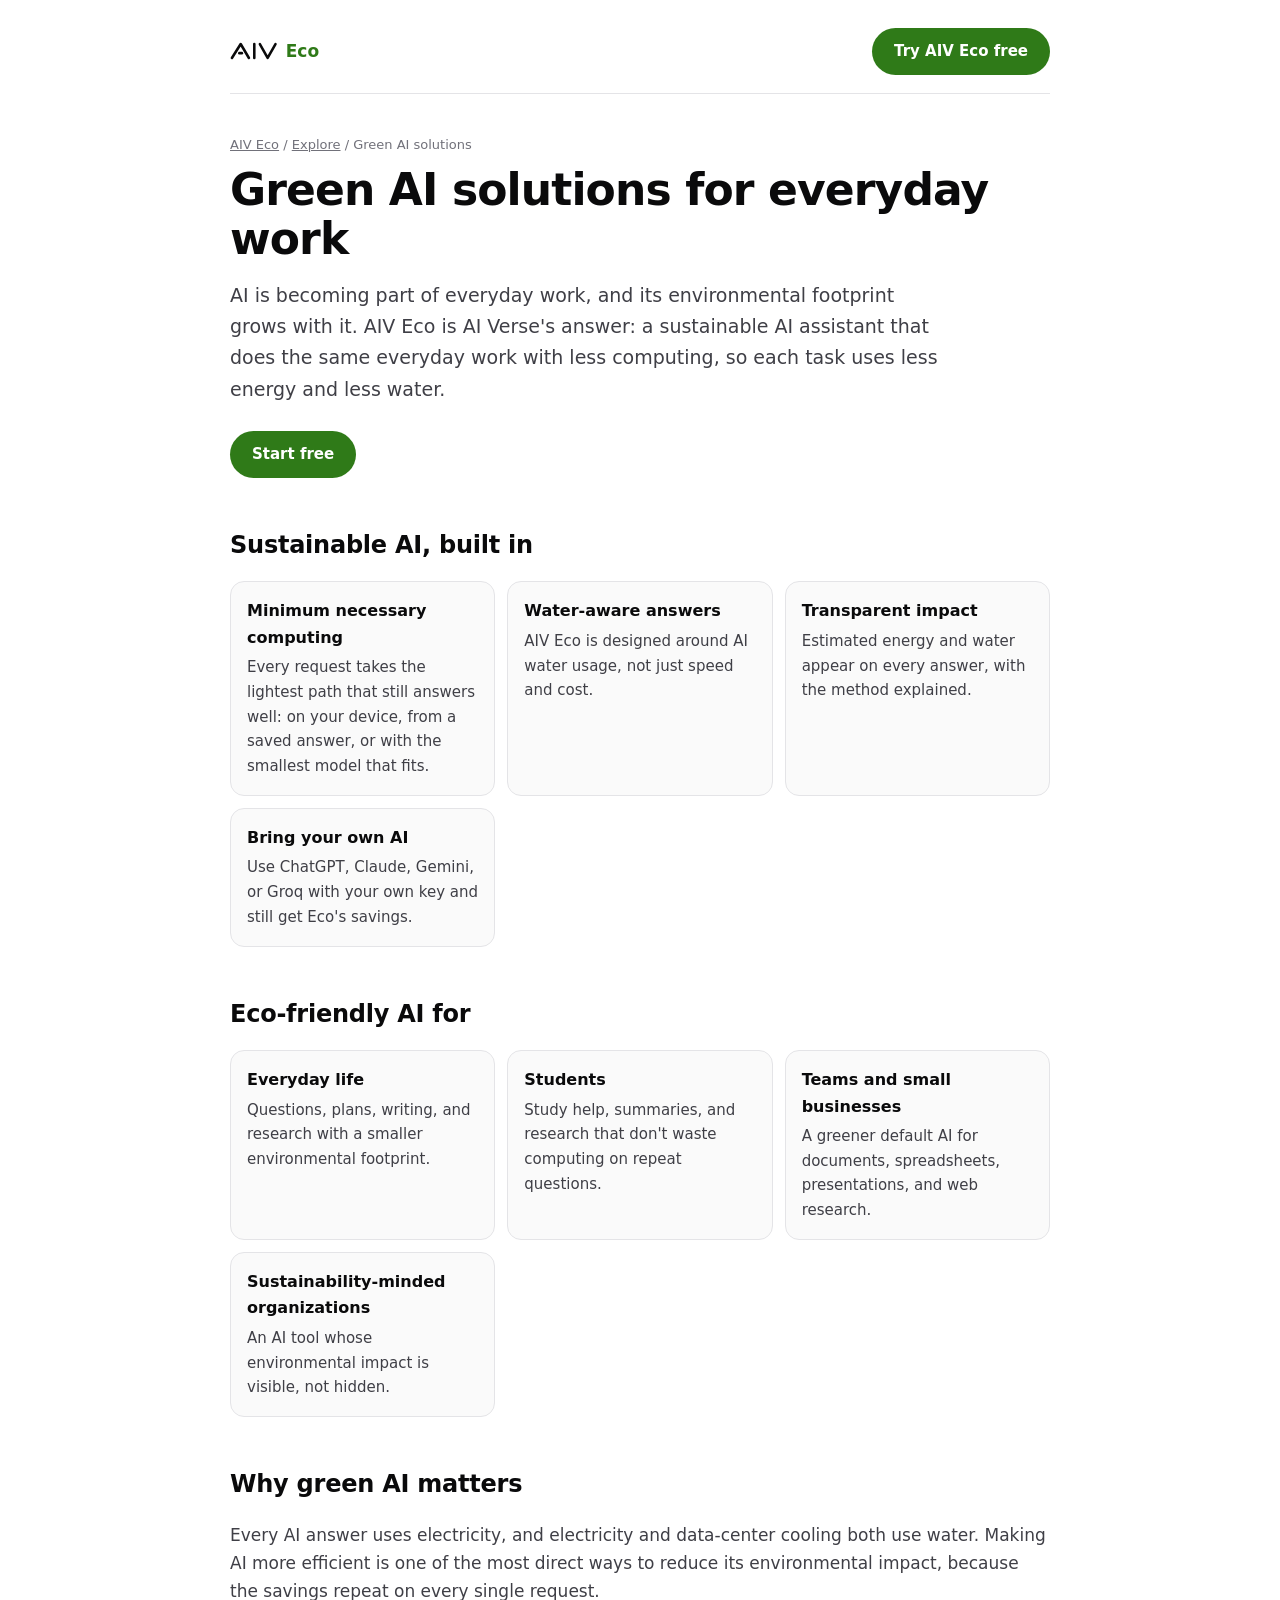
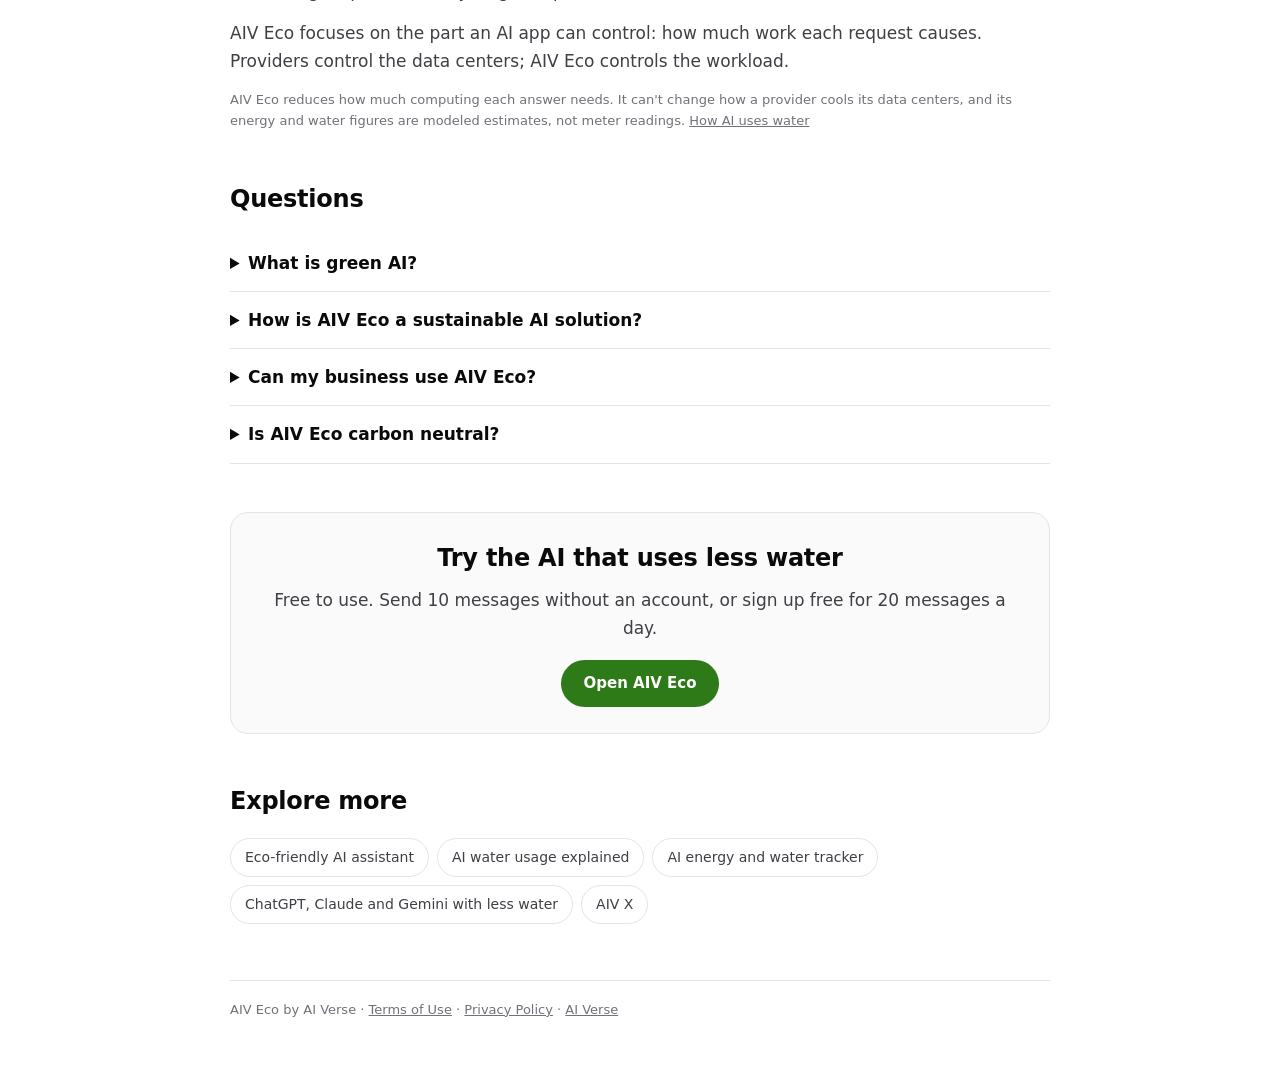
<file: green-ai-solutions.html>
<!DOCTYPE html>
<html lang="en">
<head>
<meta charset="UTF-8">
<meta name="viewport" content="width=device-width, initial-scale=1.0">
<title>Green AI Solutions: Sustainable AI for Everyday Work | AIV Eco</title>
<meta name="description" content="AIV Eco is a green AI solution for people, students, and teams who want sustainable AI: lower water usage and energy per task, with the environmental impact shown on every answer.">
<link rel="canonical" href="https://aiv-eco.com/green-ai-solutions.html">
<meta name="robots" content="index, follow, max-image-preview:large">
<meta property="og:type" content="website"><meta property="og:site_name" content="AIV Eco">
<meta property="og:title" content="Green AI Solutions: Sustainable AI for Everyday Work | AIV Eco"><meta property="og:description" content="AIV Eco is a green AI solution for people, students, and teams who want sustainable AI: lower water usage and energy per task, with the environmental impact shown on every answer.">
<meta property="og:url" content="https://aiv-eco.com/green-ai-solutions.html"><meta property="og:image" content="https://aiv-eco.com/og-image.png"><meta property="og:image:alt" content="AIV Eco: the AI that uses less water">
<meta name="twitter:card" content="summary_large_image"><meta name="twitter:title" content="Green AI Solutions: Sustainable AI for Everyday Work | AIV Eco"><meta name="twitter:description" content="AIV Eco is a green AI solution for people, students, and teams who want sustainable AI: lower water usage and energy per task, with the environmental impact shown on every answer."><meta name="twitter:image" content="https://aiv-eco.com/og-image.png">
<meta name="theme-color" content="#0a6873">
<link rel="icon" href="https://aiv-x.com/favicon.ico" sizes="any"><link rel="icon" href="https://aiv-x.com/icon.svg" type="image/svg+xml"><link rel="apple-touch-icon" href="https://aiv-x.com/apple-touch-icon.png">
<link rel="stylesheet" href="seo.css">
<script type="application/ld+json">{"@context": "https://schema.org", "@graph": [{"@type": "WebPage", "@id": "https://aiv-eco.com/green-ai-solutions.html#page", "url": "https://aiv-eco.com/green-ai-solutions.html", "name": "Green AI Solutions: Sustainable AI for Everyday Work | AIV Eco", "description": "AIV Eco is a green AI solution for people, students, and teams who want sustainable AI: lower water usage and energy per task, with the environmental impact shown on every answer.", "inLanguage": "en", "isPartOf": {"@id": "https://aiv-eco.com/#site"}, "about": {"@id": "https://aiv-eco.com/#app"}, "primaryImageOfPage": "https://aiv-eco.com/og-image.png", "dateModified": "2026-11-12"}, {"@type": "BreadcrumbList", "itemListElement": [{"@type": "ListItem", "position": 1, "name": "AIV Eco", "item": "https://aiv-eco.com/"}, {"@type": "ListItem", "position": 2, "name": "Explore", "item": "https://aiv-eco.com/explore.html"}, {"@type": "ListItem", "position": 3, "name": "Green AI solutions", "item": "https://aiv-eco.com/green-ai-solutions.html"}]}, {"@type": "FAQPage", "mainEntity": [{"@type": "Question", "name": "What is green AI?", "acceptedAnswer": {"@type": "Answer", "text": "Green AI, or sustainable AI, means getting useful results from AI with less energy, water, and carbon. That includes efficient models, efficient data centers, and apps that avoid unnecessary AI work."}}, {"@type": "Question", "name": "How is AIV Eco a sustainable AI solution?", "acceptedAnswer": {"@type": "Answer", "text": "It reduces computing per task by answering simple things on your device, reusing saved answers, choosing the right-size model, reading the web efficiently, and keeping answers direct. It shows the estimated impact of each answer."}}, {"@type": "Question", "name": "Can my business use AIV Eco?", "acceptedAnswer": {"@type": "Answer", "text": "Yes. Anyone can use AIV Eco for free. For custom AI solutions, contact AI Verse at team@aiverse.it.com."}}, {"@type": "Question", "name": "Is AIV Eco carbon neutral?", "acceptedAnswer": {"@type": "Answer", "text": "No. AIV Eco reduces the computing each answer needs, which lowers its estimated energy and water usage, but it doesn't make AI carbon neutral or water free."}}]}, {"@type": "WebApplication", "@id": "https://aiv-eco.com/#app", "name": "AIV Eco", "url": "https://aiv-eco.com/", "applicationCategory": "ProductivityApplication", "operatingSystem": "Web browser", "isAccessibleForFree": true, "description": "AIV Eco is an eco-friendly AI assistant that uses less water and energy by skipping unnecessary AI work, and shows an estimated energy and water footprint on every answer.", "offers": {"@type": "Offer", "price": "0", "priceCurrency": "USD"}, "publisher": {"@type": "Organization", "name": "AI Verse", "url": "https://aiverse.it.com/"}}]}</script>
</head>
<body>
<div class="wrap">
<header><a class="brand" href="./" aria-label="AIV Eco"><svg viewBox="168 188 1044 394" aria-hidden="true"><g fill="none" stroke="currentColor" stroke-width="56" stroke-linecap="round" stroke-linejoin="round"><path d="M210 538L402 232L582 538"/><path d="M372 432L428 432"/><path d="M700 232V538"/><path d="M822 232L992 536L1164 232"/></g></svg><b>Eco</b></a><a class="cta" href="./">Try AIV Eco free</a></header>
<main>
<div class="crumbs"><a href="./">AIV Eco</a> / <a href="explore.html">Explore</a> / Green AI solutions</div>
<h1>Green AI solutions for everyday work</h1>
<p class="lead">AI is becoming part of everyday work, and its environmental footprint grows with it. AIV Eco is AI Verse&#x27;s answer: a sustainable AI assistant that does the same everyday work with less computing, so each task uses less energy and less water.</p>
<a class="cta" href="./">Start free</a>
<h2>Sustainable AI, built in</h2>
<div class="grid"><div class="card"><h3>Minimum necessary computing</h3><p>Every request takes the lightest path that still answers well: on your device, from a saved answer, or with the smallest model that fits.</p></div><div class="card"><h3>Water-aware answers</h3><p>AIV Eco is designed around AI water usage, not just speed and cost.</p></div><div class="card"><h3>Transparent impact</h3><p>Estimated energy and water appear on every answer, with the method explained.</p></div><div class="card"><h3>Bring your own AI</h3><p>Use ChatGPT, Claude, Gemini, or Groq with your own key and still get Eco's savings.</p></div></div>
<h2>Eco-friendly AI for</h2>
<div class="grid"><div class="card"><h3>Everyday life</h3><p>Questions, plans, writing, and research with a smaller environmental footprint.</p></div><div class="card"><h3>Students</h3><p>Study help, summaries, and research that don't waste computing on repeat questions.</p></div><div class="card"><h3>Teams and small businesses</h3><p>A greener default AI for documents, spreadsheets, presentations, and web research.</p></div><div class="card"><h3>Sustainability-minded organizations</h3><p>An AI tool whose environmental impact is visible, not hidden.</p></div></div>
<h2>Why green AI matters</h2>
<p>Every AI answer uses electricity, and electricity and data-center cooling both use water. Making AI more efficient is one of the most direct ways to reduce its environmental impact, because the savings repeat on every single request.</p><p>AIV Eco focuses on the part an AI app can control: how much work each request causes. Providers control the data centers; AIV Eco controls the workload.</p><p class="fine">AIV Eco reduces how much computing each answer needs. It can't change how a provider cools its data centers, and its energy and water figures are modeled estimates, not meter readings. <a href="ai-water-usage.html">How AI uses water</a></p>
<h2>Questions</h2>
<details><summary>What is green AI?</summary><p>Green AI, or sustainable AI, means getting useful results from AI with less energy, water, and carbon. That includes efficient models, efficient data centers, and apps that avoid unnecessary AI work.</p></details><details><summary>How is AIV Eco a sustainable AI solution?</summary><p>It reduces computing per task by answering simple things on your device, reusing saved answers, choosing the right-size model, reading the web efficiently, and keeping answers direct. It shows the estimated impact of each answer.</p></details><details><summary>Can my business use AIV Eco?</summary><p>Yes. Anyone can use AIV Eco for free. For custom AI solutions, contact AI Verse at team@aiverse.it.com.</p></details><details><summary>Is AIV Eco carbon neutral?</summary><p>No. AIV Eco reduces the computing each answer needs, which lowers its estimated energy and water usage, but it doesn&#x27;t make AI carbon neutral or water free.</p></details>
<div class="band"><h2 style="margin:0">Try the AI that uses less water</h2><p>Free to use. Send 10 messages without an account, or sign up free for 20 messages a day.</p><a class="cta" href="./">Open AIV Eco</a></div>
<h2>Explore more</h2>
<nav class="related" aria-label="More about AIV Eco"><a href="eco-friendly-ai.html">Eco-friendly AI assistant</a><a href="ai-water-usage.html">AI water usage explained</a><a href="ai-environmental-impact-tracker.html">AI energy and water tracker</a><a href="chatgpt-claude-gemini-with-less-water.html">ChatGPT, Claude and Gemini with less water</a><a href="https://aiv-x.com/">AIV X</a></nav>
</main>
<footer>AIV Eco by AI Verse · <a href="https://aiv-x.com/terms.html">Terms of Use</a> · <a href="https://aiv-x.com/privacy.html">Privacy Policy</a> · <a href="https://aiverse.it.com/">AI Verse</a></footer>
</div>
</body>
</html>
</file>
<file: seo.css>
:root{--eco:#2f7a18;--eco-on:#fff;--bg:#fff;--text:#0a0a0b;--text2:#3f3f46;--muted:#71717a;--line:#e4e4e7;--card:#fafafa}
@media (prefers-color-scheme: dark){:root{--eco:#8cc63f;--eco-on:#0a0a0b;--bg:#0a0a0b;--text:#f4f4f5;--text2:#d4d4d8;--muted:#a1a1aa;--line:#26262b;--card:#111113}}
*{box-sizing:border-box;margin:0;padding:0}
body{background:var(--bg);color:var(--text);font-family:system-ui,-apple-system,"Segoe UI",sans-serif;font-size:17px;line-height:1.65}
.wrap{max-width:860px;margin:0 auto;padding:28px 20px 64px}
header{display:flex;align-items:center;justify-content:space-between;gap:12px;padding-bottom:18px;border-bottom:1px solid var(--line);margin-bottom:40px}
.brand{font-weight:700;letter-spacing:.16em;color:var(--text);text-decoration:none}
.cta{display:inline-block;background:var(--eco);color:var(--eco-on);text-decoration:none;font-weight:600;border-radius:999px;padding:11px 22px;font-size:15px}
.cta.ghost{background:none;color:var(--text);border:1px solid var(--line)}
.crumbs{font-size:13px;color:var(--muted);margin-bottom:10px}.crumbs a{color:var(--muted)}
h1{font-size:clamp(30px,5vw,44px);line-height:1.12;letter-spacing:-.02em;margin-bottom:16px}
.lead{font-size:19px;color:var(--text2);margin-bottom:26px;max-width:720px}
h2{font-size:24px;letter-spacing:-.01em;margin:48px 0 16px}
.grid{display:grid;grid-template-columns:repeat(auto-fit,minmax(240px,1fr));gap:12px}
.card{border:1px solid var(--line);border-radius:14px;padding:16px;background:var(--card)}
.card h3{font-size:16px;margin-bottom:4px}.card p{font-size:15px;color:var(--text2)}
ol.steps{padding-left:22px}ol.steps li{margin:8px 0;color:var(--text2)}
details{border-bottom:1px solid var(--line);padding:14px 0}summary{cursor:pointer;font-weight:600}details p{color:var(--text2);margin-top:8px}
.band{border:1px solid var(--line);border-radius:18px;padding:26px;margin-top:48px;text-align:center;background:var(--card)}
.band p{color:var(--text2);margin:8px 0 18px}
.cmp{width:100%;border-collapse:collapse;font-size:15px;margin-top:4px}.cmp th,.cmp td{border-bottom:1px solid var(--line);padding:11px 10px;text-align:left;vertical-align:top}.cmp th{font-size:14px;color:var(--muted);font-weight:600}.cmp td:first-child{color:var(--text2)}.cmp td.us{font-weight:600}.tw{overflow-x:auto;border:1px solid var(--line);border-radius:14px;background:var(--card)}
.fair{border-left:3px solid var(--eco);padding:4px 0 4px 16px;color:var(--text2)}.fine{font-size:13px;color:var(--muted);margin-top:14px}.fine a{color:var(--muted)}
.related{display:flex;flex-wrap:wrap;gap:8px}.related a{border:1px solid var(--line);border-radius:999px;padding:7px 14px;font-size:14px;color:var(--text2);text-decoration:none}
footer{margin-top:56px;padding-top:18px;border-top:1px solid var(--line);color:var(--muted);font-size:13px}footer a{color:var(--muted)}

.brand{display:inline-flex;align-items:center;gap:8px;letter-spacing:0}.brand svg{height:18px;width:auto}.brand b{color:var(--eco);font-weight:700;letter-spacing:0}
.hero{border-radius:20px;overflow:hidden;margin:0 0 28px;aspect-ratio:1200/630;background:#0a6873}.hero img{width:100%;height:100%;object-fit:cover;display:block}
h2 a{color:inherit}
main>p:not(.lead):not(.fine){margin:0 0 14px;color:var(--text2)}
.tw{margin-top:8px}
</file>
